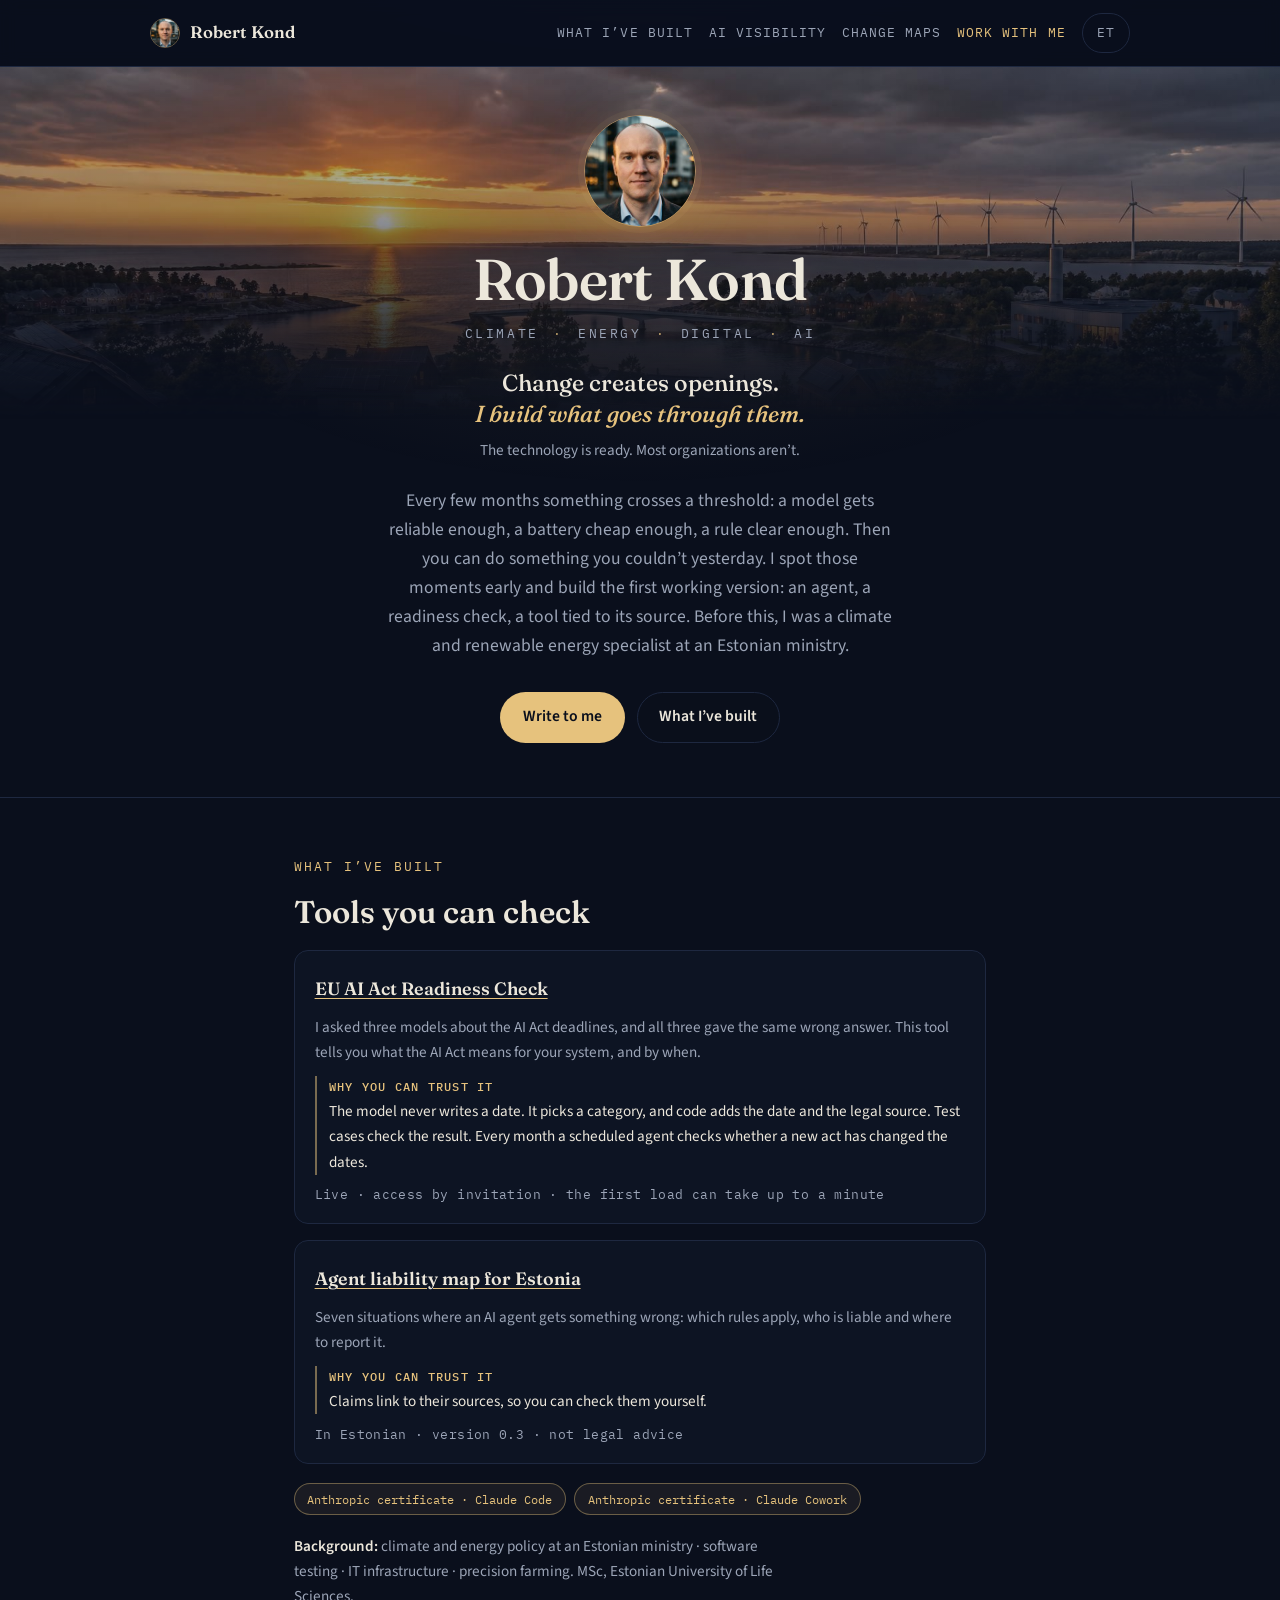
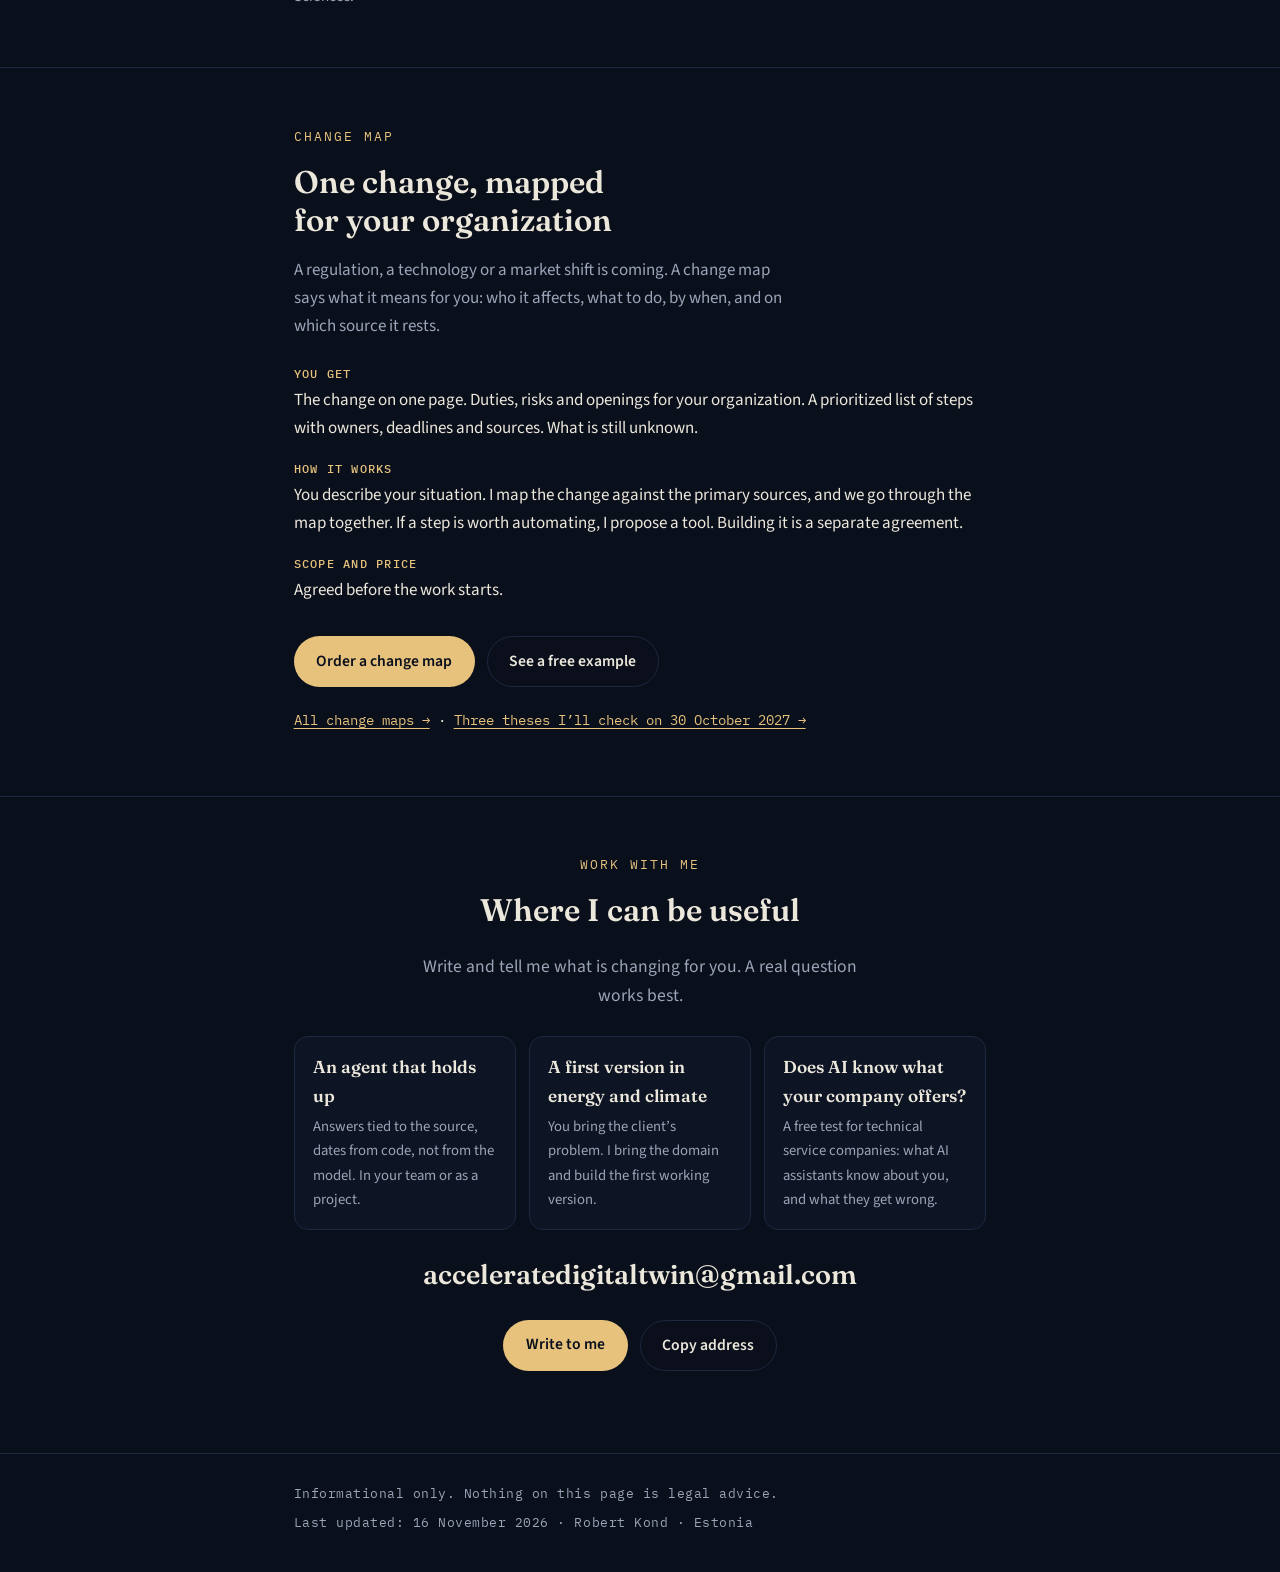
<file: index.html>
<!DOCTYPE html>
<html lang="en">
<head>
<meta charset="utf-8">
<meta name="viewport" content="width=device-width, initial-scale=1, viewport-fit=cover">
<title>Robert Kond</title>
<meta name="description" content="Robert Kond. I spot early when a model, a battery or a rule crosses a threshold, and build the first working version: an agent, a readiness check, a tool tied to its source.">
<meta property="og:title" content="Robert Kond">
<meta property="og:description" content="I spot early when a model, a battery or a rule crosses a threshold, and build the first working version.">
<meta property="og:type" content="website">
<meta property="og:url" content="https://rkcd.github.io/robertkond.github.io/">
<meta property="og:image" content="https://rkcd.github.io/robertkond.github.io/og-image.jpg">
<meta property="og:image:width" content="1200">
<meta property="og:image:height" content="630">
<meta property="og:image:alt" content="Robert Kond">
<meta name="twitter:card" content="summary_large_image">
<meta name="theme-color" content="#0A0F1C">
<link rel="preconnect" href="https://fonts.googleapis.com">
<link rel="preconnect" href="https://fonts.gstatic.com" crossorigin>
<link rel="stylesheet" href="https://fonts.googleapis.com/css2?family=Fraunces:ital,wght@0,600;1,500&family=IBM+Plex+Mono:wght@400;500&family=Source+Sans+3:wght@400;600&display=swap">
<link rel="stylesheet" href="site.css">
</head>
<body>
<div class="stars-static" aria-hidden="true"></div>

<!-- ================= ENGLISH (default) ================= -->
<div class="page" data-lang="en" lang="en">
<a class="skip-link" href="#main-en">Skip to content</a>
<header class="site-head">
  <div class="wrap">
    <a class="site-name" href="#main-en"><img class="head-avatar" src="robert-avatar.jpg" alt="" width="30" height="30">Robert Kond</a>
    <span class="head-right">
      <a class="head-link soft" href="#built-en">What I’ve built</a>
      <a class="head-link soft" href="https://rkcd.github.io/ai-nahtavus/?lang=en">AI visibility</a>
      <a class="head-link soft" href="muutused/?lang=en">Change maps</a>
      <a class="head-link" href="#contact-en">Work with me</a>
      <button class="lang-btn" type="button" data-set="et" aria-label="Vaheta eesti keelde">ET</button>
    </span>
  </div>
</header>

<main id="main-en">
  <section class="hero" aria-labelledby="h1-en">
    <div class="wrap">
      <img class="portrait" src="robert-avatar.jpg" alt="Robert Kond" width="112" height="112">
      <h1 id="h1-en" class="name">Robert Kond</h1>
      <p class="domains"><span>Climate</span><span class="sep">·</span><span>Energy</span><span class="sep">·</span><span>Digital</span><span class="sep">·</span><span>AI</span></p>
      <p class="tagline">Change creates openings.<br><em>I build what goes through them.</em></p>
      <p class="tagline-sub">The technology is ready. Most organizations aren’t.</p>
      <p class="lead">Every few months something crosses a threshold: a model gets reliable enough, a battery cheap enough, a rule clear enough. Then you can do something you couldn’t yesterday. I spot those moments early and build the first working version: an agent, a readiness check, a tool tied to its source. Before this, I was a climate and renewable energy specialist at an Estonian ministry.</p>
      <div class="cta-row">
        <a class="btn btn-gold" href="#contact-en">Write to me</a>
        <a class="btn btn-ghost" href="#built-en">What I’ve built</a>
      </div>
    </div>
  </section>

  <section class="block" id="built-en" aria-labelledby="h-built-en">
    <div class="wrap">
      <p class="kicker">What I’ve built</p>
      <h2 id="h-built-en">Tools you can check</h2>
      <div class="projects">
        <article class="project">
          <h3><a href="https://eu-ai-act-checker.onrender.com">EU AI Act Readiness Check</a></h3>
          <p>I asked three models about the AI Act deadlines, and all three gave the same wrong answer. This tool tells you what the AI Act means for your system, and by when.</p>
          <p class="decision"><b class="label">Why you can trust it</b>The model never writes a date. It picks a category, and code adds the date and the legal source. Test cases check the result. Every month a scheduled agent checks whether a new act has changed the dates.</p>
          <p class="meta">Live · access by invitation · the first load can take up to a minute</p>
        </article>
        <article class="project">
          <h3><a href="https://rkcd.github.io/agentide-vastutus/">Agent liability map for Estonia</a></h3>
          <p>Seven situations where an AI agent gets something wrong: which rules apply, who is liable and where to report it.</p>
          <p class="decision"><b class="label">Why you can trust it</b>Claims link to their sources, so you can check them yourself.</p>
          <p class="meta">In Estonian · version 0.3 · not legal advice</p>
        </article>
      </div>
      <ul class="badges" aria-label="Certificates">
        <li>Anthropic certificate · Claude Code</li>
        <li>Anthropic certificate · Claude Cowork</li>
      </ul>
      <p class="bg-line"><b>Background:</b> climate and energy policy at an Estonian ministry · software testing · IT infrastructure · precision farming. MSc, Estonian University of Life Sciences.</p>
    </div>
  </section>

  <section class="block" id="map-en" aria-labelledby="h-map-en">
    <div class="wrap">
      <p class="kicker">Change map</p>
      <h2 id="h-map-en">One change, mapped for your organization</h2>
      <p class="section-lead">A regulation, a technology or a market shift is coming. A change map says what it means for you: who it affects, what to do, by when, and on which source it rests.</p>
      <dl class="rows">
        <div><dt class="label">You get</dt><dd>The change on one page. Duties, risks and openings for your organization. A prioritized list of steps with owners, deadlines and sources. What is still unknown.</dd></div>
        <div><dt class="label">How it works</dt><dd>You describe your situation. I map the change against the primary sources, and we go through the map together. If a step is worth automating, I propose a tool. Building it is a separate agreement.</dd></div>
        <div><dt class="label">Scope and price</dt><dd>Agreed before the work starts.</dd></div>
      </dl>
      <div class="cta-row left">
        <a class="btn btn-gold" href="mailto:acceleratedigitaltwin@gmail.com?subject=Change%20map">Order a change map</a>
        <a class="btn btn-ghost" href="muutused/tootevastutus-tarkvara.html?lang=en">See a free example</a>
      </div>
      <p class="more"><a href="muutused/?lang=en">All change maps →</a> · <a href="theses.html">Three theses I’ll check on 30 October 2027 →</a></p>
    </div>
  </section>

  <section class="block contact" id="contact-en" aria-labelledby="h-contact-en">
    <div class="wrap">
      <p class="kicker">Work with me</p>
      <h2 id="h-contact-en">Where I can be useful</h2>
      <p class="lead">Write and tell me what is changing for you. A real question works best.</p>
      <div class="doors">
        <a class="door" href="mailto:acceleratedigitaltwin@gmail.com?subject=Agent"><b>An agent that holds up</b><span>Answers tied to the source, dates from code, not from the model. In your team or as a project.</span></a>
        <a class="door" href="mailto:acceleratedigitaltwin@gmail.com?subject=First%20version"><b>A first version in energy and climate</b><span>You bring the client’s problem. I bring the domain and build the first working version.</span></a>
        <a class="door" href="https://rkcd.github.io/ai-nahtavus/?lang=en"><b>Does AI know what your company offers?</b><span>A free test for technical service companies: what AI assistants know about you, and what they get wrong.</span></a>
      </div>
      <p class="email-text">acceleratedigitaltwin@gmail.com</p>
      <div class="cta-row">
        <a class="btn btn-gold" href="mailto:acceleratedigitaltwin@gmail.com">Write to me</a>
        <button class="btn btn-ghost copy-email" type="button">Copy address</button>
      </div>
      <span class="copy-status" role="status" aria-live="polite"></span>
    </div>
  </section>
</main>

<footer class="site-foot">
  <div class="wrap">
    <p>Informational only. Nothing on this page is legal advice.</p>
    <p>Last updated: 16 November 2026 · Robert Kond · Estonia</p>
  </div>
</footer>
</div>

<!-- ================= EESTI ================= -->
<div class="page" data-lang="et" lang="et" hidden>
<a class="skip-link" href="#main-et">Hüppa sisu juurde</a>
<header class="site-head">
  <div class="wrap">
    <a class="site-name" href="#main-et"><img class="head-avatar" src="robert-avatar.jpg" alt="" width="30" height="30">Robert Kond</a>
    <span class="head-right">
      <a class="head-link soft" href="#built-et">Mida olen ehitanud</a>
      <a class="head-link soft" href="https://rkcd.github.io/ai-nahtavus/">AI-nähtavus</a>
      <a class="head-link soft" href="muutused/">Muutusekaardid</a>
      <a class="head-link" href="#contact-et">Koostöö</a>
      <button class="lang-btn" type="button" data-set="en" aria-label="Switch to English">EN</button>
    </span>
  </div>
</header>

<main id="main-et">
  <section class="hero" aria-labelledby="h1-et">
    <div class="wrap">
      <img class="portrait" src="robert-avatar.jpg" alt="Robert Kond" width="112" height="112">
      <h1 id="h1-et" class="name">Robert Kond</h1>
      <p class="domains"><span>Kliima</span><span class="sep">·</span><span>Energia</span><span class="sep">·</span><span>Digi</span><span class="sep">·</span><span>AI</span></p>
      <p class="tagline">Muutus avab uksi.<br><em>Ehitan selle, millega neist läbi minna.</em></p>
      <p class="tagline-sub">Tehnoloogia on valmis. Enamik organisatsioone ei&nbsp;ole.</p>
      <p class="lead">Iga paari kuu tagant ületab miski läve: mudel muutub piisavalt töökindlaks, aku piisavalt odavaks, reegel piisavalt selgeks. Siis saab teha midagi, mida eile ei saanud. Märkan neid hetki varakult ja ehitan esimese töötava versiooni: agendi, valmisoleku kontrolli või allikaga seotud tööriista. Varem töötasin ministeeriumis kliima- ja taastuvenergia spetsialistina.</p>
      <div class="cta-row">
        <a class="btn btn-gold" href="#contact-et">Kirjuta mulle</a>
        <a class="btn btn-ghost" href="#built-et">Mida olen ehitanud</a>
      </div>
    </div>
  </section>

  <section class="block" id="built-et" aria-labelledby="h-built-et">
    <div class="wrap">
      <p class="kicker">Mida olen ehitanud</p>
      <h2 id="h-built-et">Tööriistad, mida saab kontrollida</h2>
      <div class="projects">
        <article class="project">
          <h3><a href="https://eu-ai-act-checker.onrender.com">EU AI Act Readiness Check</a></h3>
          <p>Küsisin kolmelt mudelilt AI Acti tähtaegade kohta ja kõik kolm andsid sama vale vastuse. See tööriist ütleb, mida AI Act sinu süsteemile tähendab ja mis ajaks.</p>
          <p class="decision"><b class="label">Miks seda usaldada</b>Mudel ei kirjuta ühtegi kuupäeva. Ta valib kategooria ning kood lisab kuupäeva ja õigusliku allika. Testjuhtumid kontrollivad tulemust. Iga kuu kontrollib ajastatud agent, kas mõni uus õigusakt on kuupäevi muutnud.</p>
          <p class="meta">Töötab · ligipääs kutse alusel · esimene laadimine võib võtta kuni minuti</p>
        </article>
        <article class="project">
          <h3><a href="https://rkcd.github.io/agentide-vastutus/">Agentide vastutuse kaart Eestis</a></h3>
          <p>Seitse olukorda, kus AI-agent eksib: millised reeglid kehtivad, kes vastutab ja kuhu teatada.</p>
          <p class="decision"><b class="label">Miks seda usaldada</b>Väidete juures on allikalingid, nii et saad need ise üle kontrollida.</p>
          <p class="meta">Versioon 0.3 · ei ole õigusnõu</p>
        </article>
      </div>
      <ul class="badges" aria-label="Sertifikaadid">
        <li>Anthropicu sertifikaat · Claude Code</li>
        <li>Anthropicu sertifikaat · Claude Cowork</li>
      </ul>
      <p class="bg-line"><b>Taust:</b> kliima- ja energiapoliitika Eesti ministeeriumis · tarkvara testimine · IT-taristu · täppispõllumajandus. Magister, Eesti Maaülikool.</p>
    </div>
  </section>

  <section class="block" id="map-et" aria-labelledby="h-map-et">
    <div class="wrap">
      <p class="kicker">Muutusekaart</p>
      <h2 id="h-map-et">Üks muutus, kaardistatud sinu organisatsiooni jaoks</h2>
      <p class="section-lead">Tulemas on uus regulatsioon, tehnoloogia või turumuutus. Muutusekaart ütleb, mida see sulle tähendab: keda see puudutab, mida teha, mis ajaks ja millisele allikale see tugineb.</p>
      <dl class="rows">
        <div><dt class="label">Sa saad</dt><dd>Muutuse ühel lehel. Kohustused, riskid ja võimalused sinu organisatsioonile. Prioriseeritud sammud koos vastutajate, tähtaegade ja allikatega. Selle, mis on veel teadmata.</dd></div>
        <div><dt class="label">Kuidas see käib</dt><dd>Sina kirjeldad olukorda. Mina kaardistan muutuse esmaallikate põhjal ja käime kaardi koos läbi. Kui mõnda sammu tasub automatiseerida, teen ettepaneku. Ehitamine on eraldi kokkulepe.</dd></div>
        <div><dt class="label">Ulatus ja hind</dt><dd>Lepime kokku enne töö algust.</dd></div>
      </dl>
      <div class="cta-row left">
        <a class="btn btn-gold" href="mailto:acceleratedigitaltwin@gmail.com?subject=Muutusekaart">Telli muutusekaart</a>
        <a class="btn btn-ghost" href="muutused/tootevastutus-tarkvara.html">Vaata tasuta näidet</a>
      </div>
      <p class="more"><a href="muutused/">Kõik muutusekaardid →</a> · <a href="theses.html?lang=et">Kolm teesi, mida kontrollin 30. oktoobril 2027 →</a></p>
    </div>
  </section>

  <section class="block contact" id="contact-et" aria-labelledby="h-contact-et">
    <div class="wrap">
      <p class="kicker">Koostöö</p>
      <h2 id="h-contact-et">Kus saan kasulik olla</h2>
      <p class="lead">Kirjuta, mis teil muutub. Kõige paremini töötab päris küsimus.</p>
      <div class="doors">
        <a class="door" href="mailto:acceleratedigitaltwin@gmail.com?subject=Agent"><b>Agent, mis peab vastu</b><span>Vastused on seotud allikaga, kuupäevad tulevad koodist, mitte mudelist. Sinu meeskonnas või projektina.</span></a>
        <a class="door" href="mailto:acceleratedigitaltwin@gmail.com?subject=Esimene%20versioon"><b>Esimene versioon energias ja kliimas</b><span>Sina tood kliendi probleemi. Mina toon valdkonna ja ehitan esimese töötava versiooni.</span></a>
        <a class="door" href="https://rkcd.github.io/ai-nahtavus/"><b>Kas AI teab, mida sinu ettevõte pakub?</b><span>Tasuta test tehniliste teenuste ettevõtetele: mida AI-assistendid sinust teavad ja mida valesti.</span></a>
      </div>
      <p class="email-text">acceleratedigitaltwin@gmail.com</p>
      <div class="cta-row">
        <a class="btn btn-gold" href="mailto:acceleratedigitaltwin@gmail.com">Kirjuta mulle</a>
        <button class="btn btn-ghost copy-email" type="button">Kopeeri aadress</button>
      </div>
      <span class="copy-status" role="status" aria-live="polite"></span>
    </div>
  </section>
</main>

<footer class="site-foot">
  <div class="wrap">
    <p>Ainult informatiivne. Miski sellel lehel ei ole õigusnõustamine.</p>
    <p>Viimati uuendatud: 16. november 2026 · Robert Kond · Eesti</p>
  </div>
</footer>
</div>

<script src="site.js"></script>
</body>
</html>
</file>
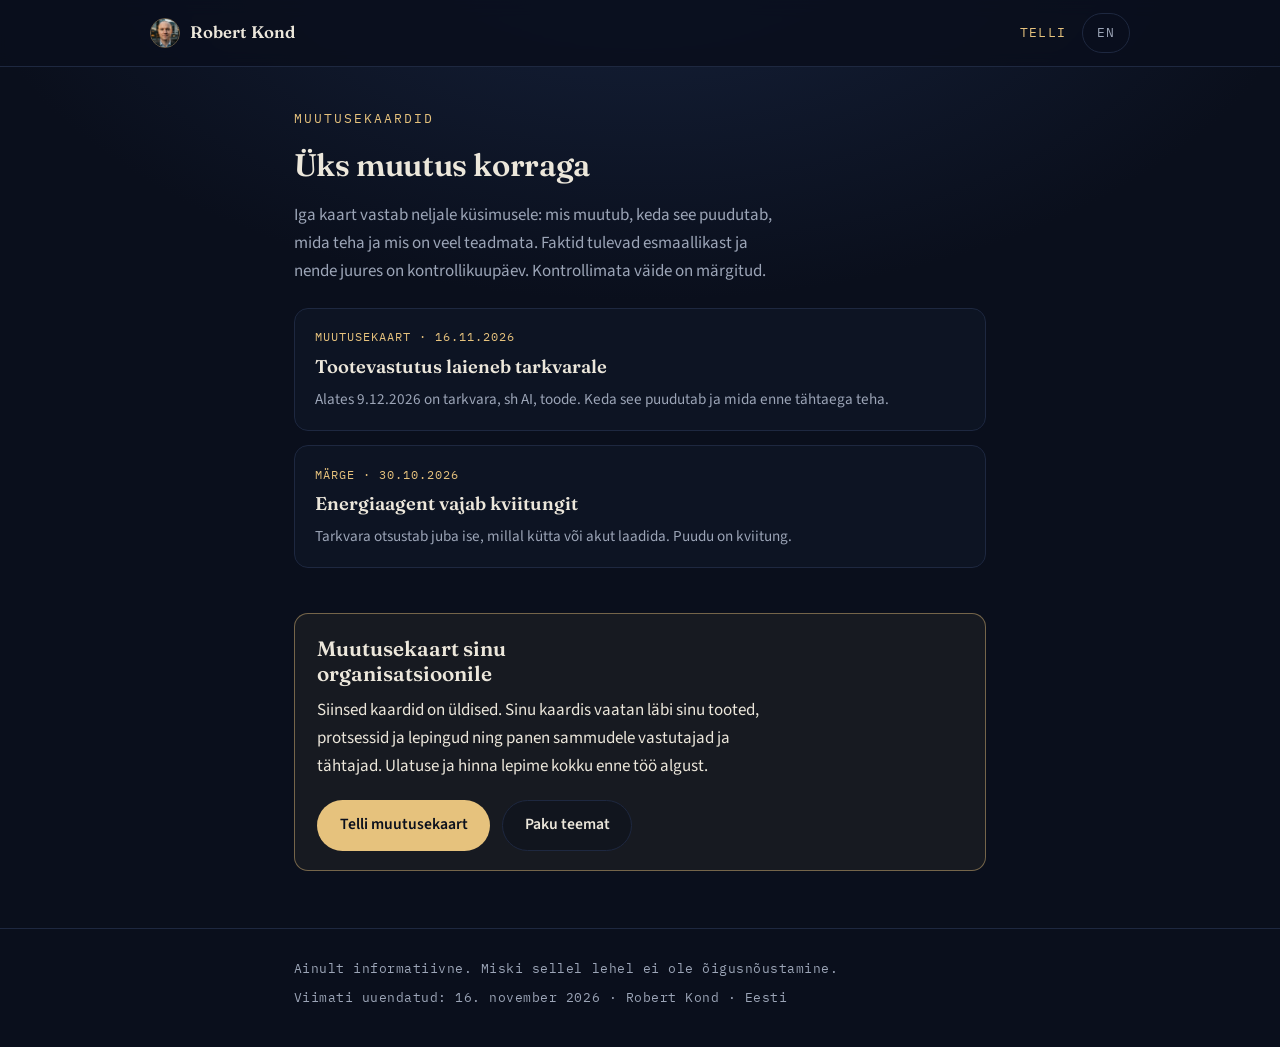
<file: muutused/index.html>
<!DOCTYPE html>
<html lang="et" data-default-lang="et">
<head>
<meta charset="utf-8">
<meta name="viewport" content="width=device-width, initial-scale=1, viewport-fit=cover">
<title>Muutusekaardid · Robert Kond</title>
<meta name="description" content="Muutusekaardid: üks muutus korraga. Mis muutub, keda see puudutab, mida teha ja mis on veel teadmata, koos allikate ja kontrollikuupäevadega.">
<meta property="og:title" content="Muutusekaardid · Robert Kond">
<meta property="og:description" content="Üks muutus korraga: mis muutub, keda see puudutab, mida teha ja mis on veel teadmata.">
<meta property="og:type" content="website">
<meta property="og:url" content="https://rkcd.github.io/robertkond.github.io/muutused/">
<meta property="og:image" content="https://rkcd.github.io/robertkond.github.io/og-image.jpg">
<meta name="theme-color" content="#0A0F1C">
<link rel="preconnect" href="https://fonts.googleapis.com">
<link rel="preconnect" href="https://fonts.gstatic.com" crossorigin>
<link rel="stylesheet" href="https://fonts.googleapis.com/css2?family=Fraunces:ital,wght@0,600;1,500&family=IBM+Plex+Mono:wght@400;500&family=Source+Sans+3:wght@400;600&display=swap">
<link rel="stylesheet" href="../site.css">
</head>
<body>
<div class="stars-static" aria-hidden="true"></div>

<!-- ================= EESTI (vaikimisi) ================= -->
<div class="page" data-lang="et" lang="et">
<a class="skip-link" href="#main-et">Hüppa sisu juurde</a>
<header class="site-head">
  <div class="wrap">
    <a class="site-name" href="../?lang=et"><img class="head-avatar" src="../robert-avatar.jpg" alt="" width="30" height="30">Robert Kond</a>
    <span class="head-right">
      <a class="head-link" href="#order-et">Telli</a>
      <button class="lang-btn" type="button" data-set="en" aria-label="Switch to English">EN</button>
    </span>
  </div>
</header>
<main id="main-et">
  <section class="block top" aria-labelledby="h-list-et">
    <div class="wrap">
      <p class="kicker">Muutusekaardid</p>
      <h1 id="h-list-et" class="h2">Üks muutus korraga</h1>
      <p class="section-lead">Iga kaart vastab neljale küsimusele: mis muutub, keda see puudutab, mida teha ja mis on veel teadmata. Faktid tulevad esmaallikast ja nende juures on kontrollikuupäev. Kontrollimata väide on märgitud.</p>
      <ul class="post-list">
        <li>
          <a class="post-card" href="tootevastutus-tarkvara.html">
            <span class="post-meta">Muutusekaart · 16.11.2026</span>
            <b>Tootevastutus laieneb tarkvarale</b>
            <span>Alates 9.12.2026 on tarkvara, sh AI, toode. Keda see puudutab ja mida enne tähtaega teha.</span>
          </a>
        </li>
        <li>
          <a class="post-card" href="energiaagendi-kviitung.html">
            <span class="post-meta">Märge · 30.10.2026</span>
            <b>Energiaagent vajab kviitungit</b>
            <span>Tarkvara otsustab juba ise, millal kütta või akut laadida. Puudu on kviitung.</span>
          </a>
        </li>
      </ul>
      <section class="order" id="order-et" aria-labelledby="h-order-et">
        <h2 id="h-order-et">Muutusekaart sinu organisatsioonile</h2>
        <p>Siinsed kaardid on üldised. Sinu kaardis vaatan läbi sinu tooted, protsessid ja lepingud ning panen sammudele vastutajad ja tähtajad. Ulatuse ja hinna lepime kokku enne töö algust.</p>
        <div class="cta-row left">
          <a class="btn btn-gold" href="mailto:acceleratedigitaltwin@gmail.com?subject=Muutusekaart" data-track="order-map">Telli muutusekaart</a>
          <a class="btn btn-ghost" href="mailto:acceleratedigitaltwin@gmail.com?subject=Muutusekaardi%20teema">Paku teemat</a>
        </div>
      </section>
    </div>
  </section>
</main>
<footer class="site-foot">
  <div class="wrap">
    <p>Ainult informatiivne. Miski sellel lehel ei ole õigusnõustamine.</p>
    <p>Viimati uuendatud: 16. november 2026 · Robert Kond · Eesti</p>
  </div>
</footer>
</div>

<!-- ================= ENGLISH ================= -->
<div class="page" data-lang="en" lang="en" hidden>
<a class="skip-link" href="#main-en">Skip to content</a>
<header class="site-head">
  <div class="wrap">
    <a class="site-name" href="../"><img class="head-avatar" src="../robert-avatar.jpg" alt="" width="30" height="30">Robert Kond</a>
    <span class="head-right">
      <a class="head-link" href="#order-en">Order</a>
      <button class="lang-btn" type="button" data-set="et" aria-label="Vaheta eesti keelde">ET</button>
    </span>
  </div>
</header>
<main id="main-en">
  <section class="block top" aria-labelledby="h-list-en">
    <div class="wrap">
      <p class="kicker">Change maps</p>
      <h1 id="h-list-en" class="h2">One change at a time</h1>
      <p class="section-lead">Each map answers four questions: what changes, who it affects, what to do and what is still unknown. Facts come from the primary source and carry a check date. Unchecked claims are marked.</p>
      <ul class="post-list">
        <li>
          <a class="post-card" href="tootevastutus-tarkvara.html?lang=en">
            <span class="post-meta">Change map · 16 Nov 2026</span>
            <b>Product liability now covers software</b>
            <span>From 9 Dec 2026, software, including AI, is a product. Who it affects and what to do before the date.</span>
          </a>
        </li>
        <li>
          <a class="post-card" href="energiaagendi-kviitung.html?lang=en">
            <span class="post-meta">Note · 30 Oct 2026</span>
            <b>Energy agents need a receipt</b>
            <span>Software already decides when to heat or charge a battery. What is missing is a receipt.</span>
          </a>
        </li>
      </ul>
      <section class="order" id="order-en" aria-labelledby="h-order-en">
        <h2 id="h-order-en">A change map for your organization</h2>
        <p>The maps here are general. In yours I go through your products, processes and contracts, and give each step an owner and a deadline. Scope and price are agreed before the work starts.</p>
        <div class="cta-row left">
          <a class="btn btn-gold" href="mailto:acceleratedigitaltwin@gmail.com?subject=Change%20map" data-track="order-map">Order a change map</a>
          <a class="btn btn-ghost" href="mailto:acceleratedigitaltwin@gmail.com?subject=Change%20map%20topic">Suggest a topic</a>
        </div>
      </section>
    </div>
  </section>
</main>
<footer class="site-foot">
  <div class="wrap">
    <p>Informational only. Nothing on this page is legal advice.</p>
    <p>Last updated: 16 November 2026 · Robert Kond · Estonia</p>
  </div>
</footer>
</div>

<script src="../site.js"></script>
</body>
</html>
</file>
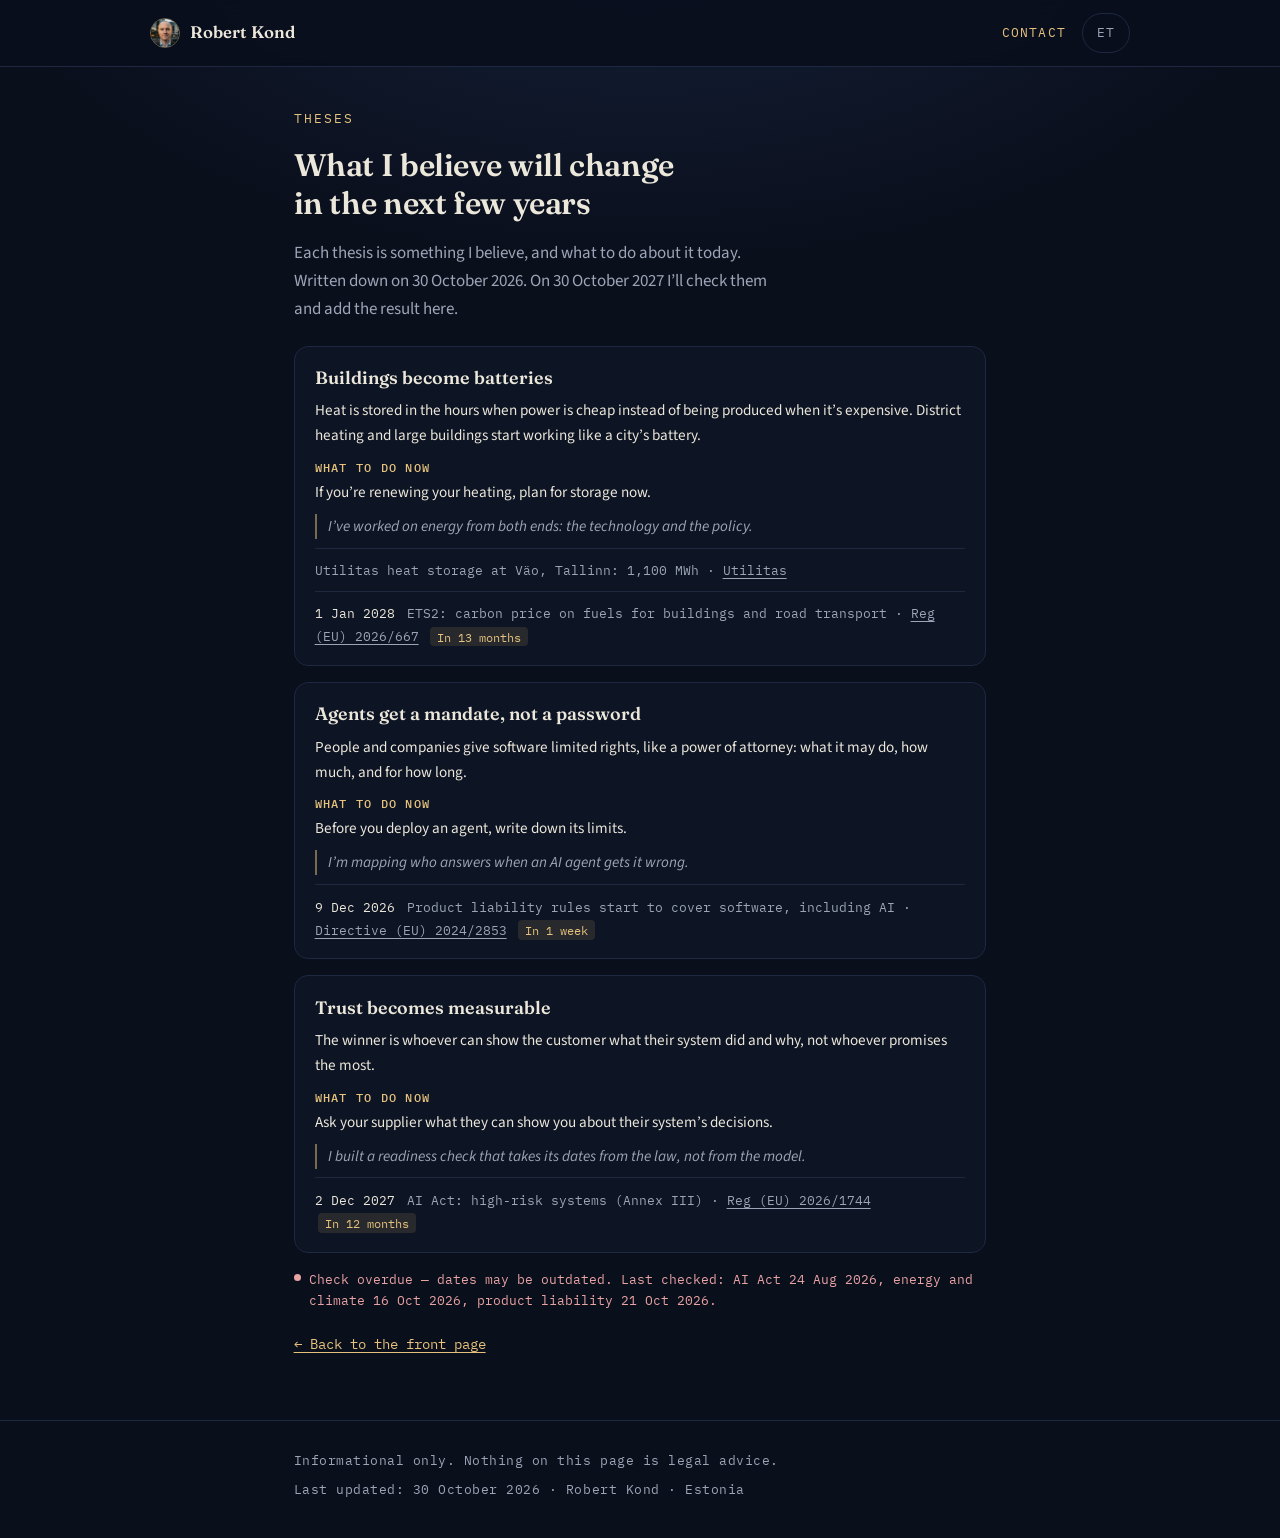
<file: theses.html>
<!DOCTYPE html>
<html lang="en">
<head>
<meta charset="utf-8">
<meta name="viewport" content="width=device-width, initial-scale=1, viewport-fit=cover">
<title>Theses · Robert Kond</title>
<meta name="description" content="Three theses Robert Kond wrote down on 30 October 2026 and will check on 30 October 2027.">
<meta property="og:title" content="Theses · Robert Kond">
<meta property="og:description" content="Three theses written down on 30 October 2026, to be checked on 30 October 2027.">
<meta property="og:type" content="article">
<meta property="og:url" content="https://rkcd.github.io/robertkond.github.io/theses.html">
<meta property="og:image" content="https://rkcd.github.io/robertkond.github.io/og-image.jpg">
<meta name="theme-color" content="#0A0F1C">
<link rel="preconnect" href="https://fonts.googleapis.com">
<link rel="preconnect" href="https://fonts.gstatic.com" crossorigin>
<link rel="stylesheet" href="https://fonts.googleapis.com/css2?family=Fraunces:ital,wght@0,600;1,500&family=IBM+Plex+Mono:wght@400;500&family=Source+Sans+3:wght@400;600&display=swap">
<link rel="stylesheet" href="site.css">
</head>
<body>
<div class="stars-static" aria-hidden="true"></div>

<!-- ================= ENGLISH (default) ================= -->
<div class="page" data-lang="en" lang="en">
<a class="skip-link" href="#main-en">Skip to content</a>
<header class="site-head">
  <div class="wrap">
    <a class="site-name" href="./"><img class="head-avatar" src="robert-avatar.jpg" alt="" width="30" height="30">Robert Kond</a>
    <span class="head-right">
      <a class="head-link" href="./#contact-en">Contact</a>
      <button class="lang-btn" type="button" data-set="et" aria-label="Vaheta eesti keelde">ET</button>
    </span>
  </div>
</header>

<main id="main-en">
  <section class="block top" id="theses-en" aria-labelledby="h-theses-en">
    <div class="wrap">
      <p class="kicker">Theses</p>
      <h1 id="h-theses-en" class="h2">What I believe will change in the next few years</h1>
      <p class="section-lead">Each thesis is something I believe, and what to do about it today. Written down on 30 October 2026. On 30 October 2027 I’ll check them and add the result here.</p>
      <ul class="openings">
        <li class="opening">
          <h2>Buildings become batteries</h2>
          <p>Heat is stored in the hours when power is cheap instead of being produced when it’s expensive. District heating and large buildings start working like a city’s battery.</p>
          <p class="op-now"><b class="label">What to do now</b>If you’re renewing your heating, plan for storage now.</p>
          <p class="op-me">I’ve worked on energy from both ends: the technology and the policy.</p>
          <p class="op-when">Utilitas heat storage at Väo, Tallinn: 1,100&nbsp;MWh · <a href="https://utilitas.ee/en/utilitas-is-building-estonias-largest-heat-storage-facility/">Utilitas</a></p>
          <p class="op-when" data-date="2028-01-01"><span class="op-date">1 Jan 2028</span> ETS2: carbon price on fuels for buildings and road transport · <a href="https://eur-lex.europa.eu/eli/reg/2026/667/oj">Reg (EU) 2026/667</a> <span class="status"></span></p>
        </li>
        <li class="opening">
          <h2>Agents get a mandate, not a password</h2>
          <p>People and companies give software limited rights, like a power of attorney: what it may do, how much, and for how long.</p>
          <p class="op-now"><b class="label">What to do now</b>Before you deploy an agent, write down its limits.</p>
          <p class="op-me">I’m mapping who answers when an AI agent gets it wrong.</p>
          <p class="op-when" data-date="2026-12-09"><span class="op-date">9 Dec 2026</span> Product liability rules start to cover software, including AI · <a href="https://eur-lex.europa.eu/eli/dir/2024/2853/oj">Directive (EU) 2024/2853</a> <span class="status"></span></p>
        </li>
        <li class="opening">
          <h2>Trust becomes measurable</h2>
          <p>The winner is whoever can show the customer what their system did and why, not whoever promises the most.</p>
          <p class="op-now"><b class="label">What to do now</b>Ask your supplier what they can show you about their system’s decisions.</p>
          <p class="op-me">I built a readiness check that takes its dates from the law, not from the model.</p>
          <p class="op-when" data-date="2027-12-02"><span class="op-date">2 Dec 2027</span> AI Act: high-risk systems (Annex III) · <a href="https://eur-lex.europa.eu/eli/reg/2026/1744/oj">Reg (EU) 2026/1744</a> <span class="status"></span></p>
        </li>
      </ul>
      <p class="freshness" data-fresh></p>
      <p class="more"><a href="./">← Back to the front page</a></p>
    </div>
  </section>
</main>

<footer class="site-foot">
  <div class="wrap">
    <p>Informational only. Nothing on this page is legal advice.</p>
    <p>Last updated: 30 October 2026 · Robert Kond · Estonia</p>
  </div>
</footer>
</div>

<!-- ================= EESTI ================= -->
<div class="page" data-lang="et" lang="et" hidden>
<a class="skip-link" href="#main-et">Hüppa sisu juurde</a>
<header class="site-head">
  <div class="wrap">
    <a class="site-name" href="./?lang=et"><img class="head-avatar" src="robert-avatar.jpg" alt="" width="30" height="30">Robert Kond</a>
    <span class="head-right">
      <a class="head-link" href="./?lang=et#contact-et">Kontakt</a>
      <button class="lang-btn" type="button" data-set="en" aria-label="Switch to English">EN</button>
    </span>
  </div>
</header>

<main id="main-et">
  <section class="block top" id="theses-et" aria-labelledby="h-theses-et">
    <div class="wrap">
      <p class="kicker">Teesid</p>
      <h1 id="h-theses-et" class="h2">Mida ma usun, et järgmistel aastatel muutub</h1>
      <p class="section-lead">Iga tees on see, mida ma usun, ja mida sellega täna teha. Kirja pandud 30. oktoobril 2026. 30. oktoobril 2027 kontrollin need üle ja lisan tulemuse siia.</p>
      <ul class="openings">
        <li class="opening">
          <h2>Hooned muutuvad akudeks</h2>
          <p>Soojus salvestatakse odava elektri tundidel, selle asemel et toota seda kallitel. Kaugküte ja suured hooned hakkavad töötama nagu linna aku.</p>
          <p class="op-now"><b class="label">Mida teha nüüd</b>Kui uuendad kütet, planeeri salvesti kohe.</p>
          <p class="op-me">Olen energiaga tegelenud mõlemast otsast: tehnika ja poliitika poolelt.</p>
          <p class="op-when">Utilitase soojussalvesti Väos, Tallinnas: 1 100&nbsp;MWh · <a href="https://utilitas.ee/en/utilitas-is-building-estonias-largest-heat-storage-facility/">Utilitas</a></p>
          <p class="op-when" data-date="2028-01-01"><span class="op-date">1. jaan 2028</span> ETS2: hoonete ja maanteetranspordi kütuste süsinikuhind · <a href="https://eur-lex.europa.eu/eli/reg/2026/667/oj">määrus (EL) 2026/667</a> <span class="status"></span></p>
        </li>
        <li class="opening">
          <h2>Agent saab volituse, mitte parooli</h2>
          <p>Inimesed ja firmad annavad tarkvarale piiratud õigused, nagu volikirja: mida tohib, kui palju ja kui kaua.</p>
          <p class="op-now"><b class="label">Mida teha nüüd</b>Enne agendi kasutuselevõttu pane kirja tema piirid.</p>
          <p class="op-me">Kaardistan, kes vastutab, kui AI-agent eksib.</p>
          <p class="op-when" data-date="2026-12-09"><span class="op-date">9. dets 2026</span> Tootevastutus hakkab katma ka tarkvara, sh AI-d · <a href="https://eur-lex.europa.eu/eli/dir/2024/2853/oj">direktiiv (EL) 2024/2853</a> <span class="status"></span></p>
        </li>
        <li class="opening">
          <h2>Usaldus muutub mõõdetavaks</h2>
          <p>Võidab see, kes suudab kliendile näidata, mida tema süsteem tegi ja miks, mitte see, kes lubab kõige rohkem.</p>
          <p class="op-now"><b class="label">Mida teha nüüd</b>Küsi tarnijalt, mida ta sulle oma süsteemi otsuste kohta näitab.</p>
          <p class="op-me">Ehitasin valmisoleku kontrolli, mis võtab kuupäevad seadusest, mitte mudelist.</p>
          <p class="op-when" data-date="2027-12-02"><span class="op-date">2. dets 2027</span> AI Act: suure riskiga süsteemid (III lisa) · <a href="https://eur-lex.europa.eu/eli/reg/2026/1744/oj">määrus (EL) 2026/1744</a> <span class="status"></span></p>
        </li>
      </ul>
      <p class="freshness" data-fresh></p>
      <p class="more"><a href="./?lang=et">← Tagasi esilehele</a></p>
    </div>
  </section>
</main>

<footer class="site-foot">
  <div class="wrap">
    <p>Ainult informatiivne. Miski sellel lehel ei ole õigusnõustamine.</p>
    <p>Viimati uuendatud: 30. oktoober 2026 · Robert Kond · Eesti</p>
  </div>
</footer>
</div>

<script src="site.js"></script>
</body>
</html>
</file>
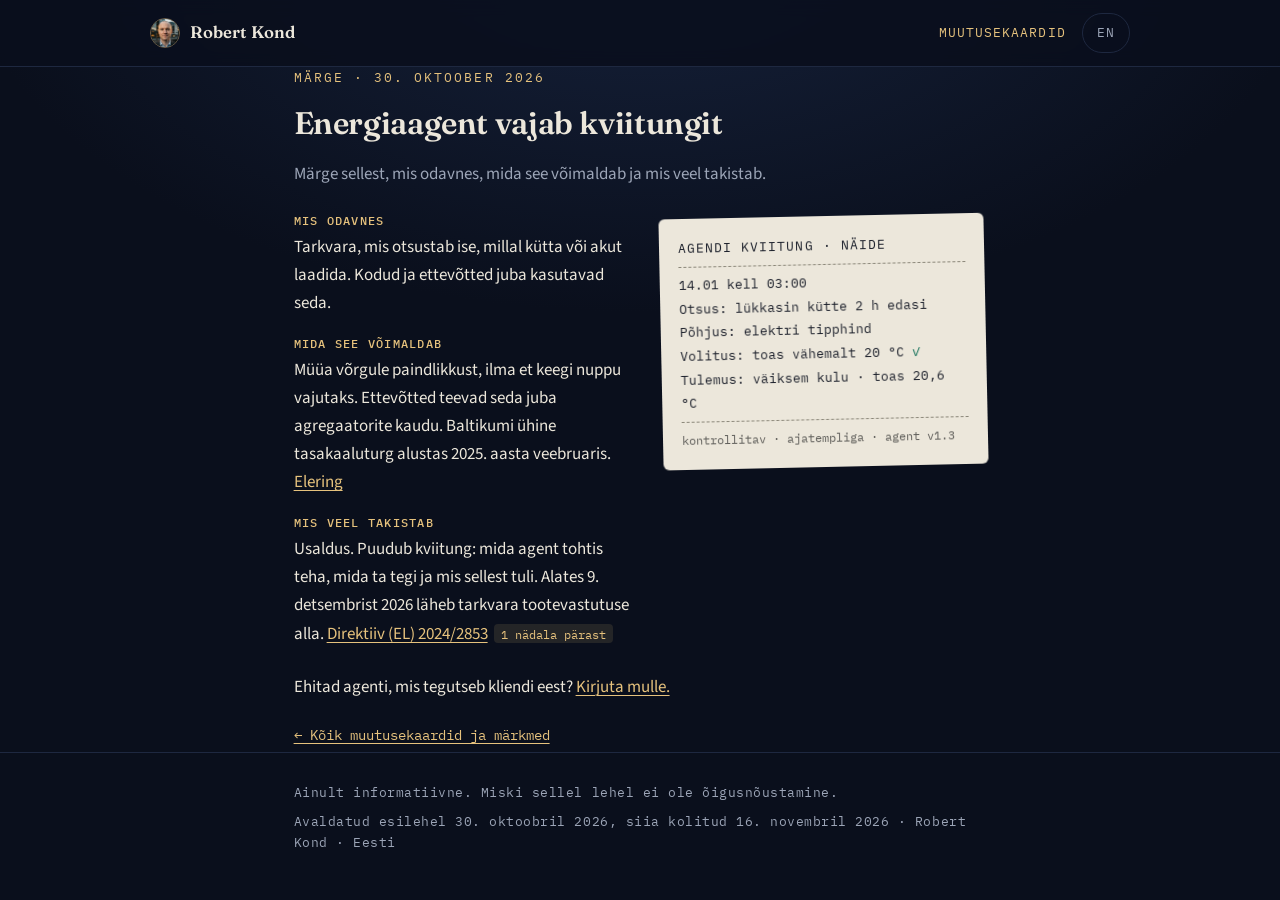
<file: muutused/energiaagendi-kviitung.html>
<!DOCTYPE html>
<html lang="et" data-default-lang="et">
<head>
<meta charset="utf-8">
<meta name="viewport" content="width=device-width, initial-scale=1, viewport-fit=cover">
<title>Energiaagent vajab kviitungit · Märge · Robert Kond</title>
<meta name="description" content="Märge 30.10.2026: tarkvara, mis otsustab ise, millal kütta või akut laadida, on kasutusel. Puudu on kviitung: mida agent tohtis teha, mida ta tegi ja mis sellest tuli.">
<meta property="og:title" content="Energiaagent vajab kviitungit">
<meta property="og:type" content="article">
<meta property="og:url" content="https://rkcd.github.io/robertkond.github.io/muutused/energiaagendi-kviitung.html">
<meta property="og:image" content="https://rkcd.github.io/robertkond.github.io/og-image.jpg">
<meta name="theme-color" content="#0A0F1C">
<link rel="preconnect" href="https://fonts.googleapis.com">
<link rel="preconnect" href="https://fonts.gstatic.com" crossorigin>
<link rel="stylesheet" href="https://fonts.googleapis.com/css2?family=Fraunces:ital,wght@0,600;1,500&family=IBM+Plex+Mono:wght@400;500&family=Source+Sans+3:wght@400;600&display=swap">
<link rel="stylesheet" href="../site.css">
</head>
<body>
<div class="stars-static" aria-hidden="true"></div>

<!-- ================= EESTI (vaikimisi) ================= -->
<div class="page" data-lang="et" lang="et">
<a class="skip-link" href="#main-et">Hüppa sisu juurde</a>
<header class="site-head">
  <div class="wrap">
    <a class="site-name" href="../?lang=et"><img class="head-avatar" src="../robert-avatar.jpg" alt="" width="30" height="30">Robert Kond</a>
    <span class="head-right">
      <a class="head-link" href="./">Muutusekaardid</a>
      <button class="lang-btn" type="button" data-set="en" aria-label="Switch to English">EN</button>
    </span>
  </div>
</header>
<main id="main-et">
  <article class="block top post" aria-labelledby="h-post-et">
    <div class="wrap">
      <p class="kicker">Märge · 30. oktoober 2026</p>
      <h1 id="h-post-et" class="h2">Energiaagent vajab kviitungit</h1>
      <p class="section-lead">Märge sellest, mis odavnes, mida see võimaldab ja mis veel takistab.</p>
      <div class="sig-grid">
        <dl class="rows">
          <div><dt class="label">Mis odavnes</dt><dd>Tarkvara, mis otsustab ise, millal kütta või akut laadida. Kodud ja ettevõtted juba kasutavad seda.</dd></div>
          <div><dt class="label">Mida see võimaldab</dt><dd>Müüa võrgule paindlikkust, ilma et keegi nuppu vajutaks. Ettevõtted teevad seda juba agregaatorite kaudu. Baltikumi ühine tasakaaluturg alustas 2025. aasta veebruaris. <a href="https://elering.ee/en/node/3821">Elering</a></dd></div>
          <div data-date="2026-12-09"><dt class="label">Mis veel takistab</dt><dd>Usaldus. Puudub kviitung: mida agent tohtis teha, mida ta tegi ja mis sellest tuli. Alates 9. detsembrist 2026 läheb tarkvara tootevastutuse alla. <a href="https://eur-lex.europa.eu/eli/dir/2024/2853/oj">Direktiiv (EL) 2024/2853</a> <span class="status"></span></dd></div>
        </dl>
        <div class="receipt" role="img" aria-label="Agendi kviitung · näide">
          <div class="rc-h">Agendi kviitung · näide</div>
          <div>14.01 kell 03:00</div>
          <div>Otsus: lükkasin kütte 2 h edasi</div>
          <div>Põhjus: elektri tipphind</div>
          <div>Volitus: toas vähemalt 20 °C <span class="rc-ok">✓</span></div>
          <div>Tulemus: väiksem kulu · toas 20,6 °C</div>
          <div class="rc-f">kontrollitav · ajatempliga · agent v1.3</div>
        </div>
      </div>
      
      <p class="sig-who">Ehitad agenti, mis tegutseb kliendi eest? <a href="mailto:acceleratedigitaltwin@gmail.com?subject=Energiaagent">Kirjuta mulle.</a></p>
      <p class="more"><a href="./">← Kõik muutusekaardid ja märkmed</a></p>
    </div>
  </article>
</main>
<footer class="site-foot">
  <div class="wrap">
    <p>Ainult informatiivne. Miski sellel lehel ei ole õigusnõustamine.</p>
    <p>Avaldatud esilehel 30. oktoobril 2026, siia kolitud 16. novembril 2026 · Robert Kond · Eesti</p>
  </div>
</footer>
</div>

<!-- ================= ENGLISH ================= -->
<div class="page" data-lang="en" lang="en" hidden>
<a class="skip-link" href="#main-en">Skip to content</a>
<header class="site-head">
  <div class="wrap">
    <a class="site-name" href="../"><img class="head-avatar" src="../robert-avatar.jpg" alt="" width="30" height="30">Robert Kond</a>
    <span class="head-right">
      <a class="head-link" href="./?lang=en">Change maps</a>
      <button class="lang-btn" type="button" data-set="et" aria-label="Vaheta eesti keelde">ET</button>
    </span>
  </div>
</header>
<main id="main-en">
  <article class="block top post" aria-labelledby="h-post-en">
    <div class="wrap">
      <p class="kicker">Note · 30 October 2026</p>
      <h1 id="h-post-en" class="h2">Energy agents need a receipt</h1>
      <p class="section-lead">A note on what got cheaper, what it makes possible and what still holds it back.</p>
      <div class="sig-grid">
        <dl class="rows">
          <div><dt class="label">What got cheaper</dt><dd>Software that decides on its own when to heat or charge a battery. Homes and companies already use it.</dd></div>
          <div><dt class="label">What it makes possible</dt><dd>Selling flexibility to the grid without anyone pressing a button. Companies already do it through aggregators. The joint Baltic balancing market started in February 2025. <a href="https://elering.ee/en/node/3821">Elering</a></dd></div>
          <div data-date="2026-12-09"><dt class="label">What still holds it back</dt><dd>Trust. There is no receipt: what the agent was allowed to do, what it did and what came of it. From 9 December 2026, software comes under product liability. <a href="https://eur-lex.europa.eu/eli/dir/2024/2853/oj">Directive (EU) 2024/2853</a> <span class="status"></span></dd></div>
        </dl>
        <div class="receipt" role="img" aria-label="Agent receipt · example">
          <div class="rc-h">Agent receipt · example</div>
          <div>14 Jan, 03:00</div>
          <div>Decision: held heating back for 2 h</div>
          <div>Reason: peak electricity price</div>
          <div>Mandate: at least 20 °C indoors <span class="rc-ok">✓</span></div>
          <div>Result: lower cost · 20.6 °C indoors</div>
          <div class="rc-f">verifiable · timestamped · agent v1.3</div>
        </div>
      </div>
      
      <p class="sig-who">Building an agent that acts for a customer? <a href="mailto:acceleratedigitaltwin@gmail.com?subject=Energy%20agent">Write to me.</a></p>
      <p class="more"><a href="./?lang=en">← All change maps and notes</a></p>
    </div>
  </article>
</main>
<footer class="site-foot">
  <div class="wrap">
    <p>Informational only. Nothing on this page is legal advice.</p>
    <p>First published on the front page on 30 October 2026, moved here on 16 November 2026 · Robert Kond · Estonia</p>
  </div>
</footer>
</div>

<script src="../site.js"></script>
</body>
</html>
</file>
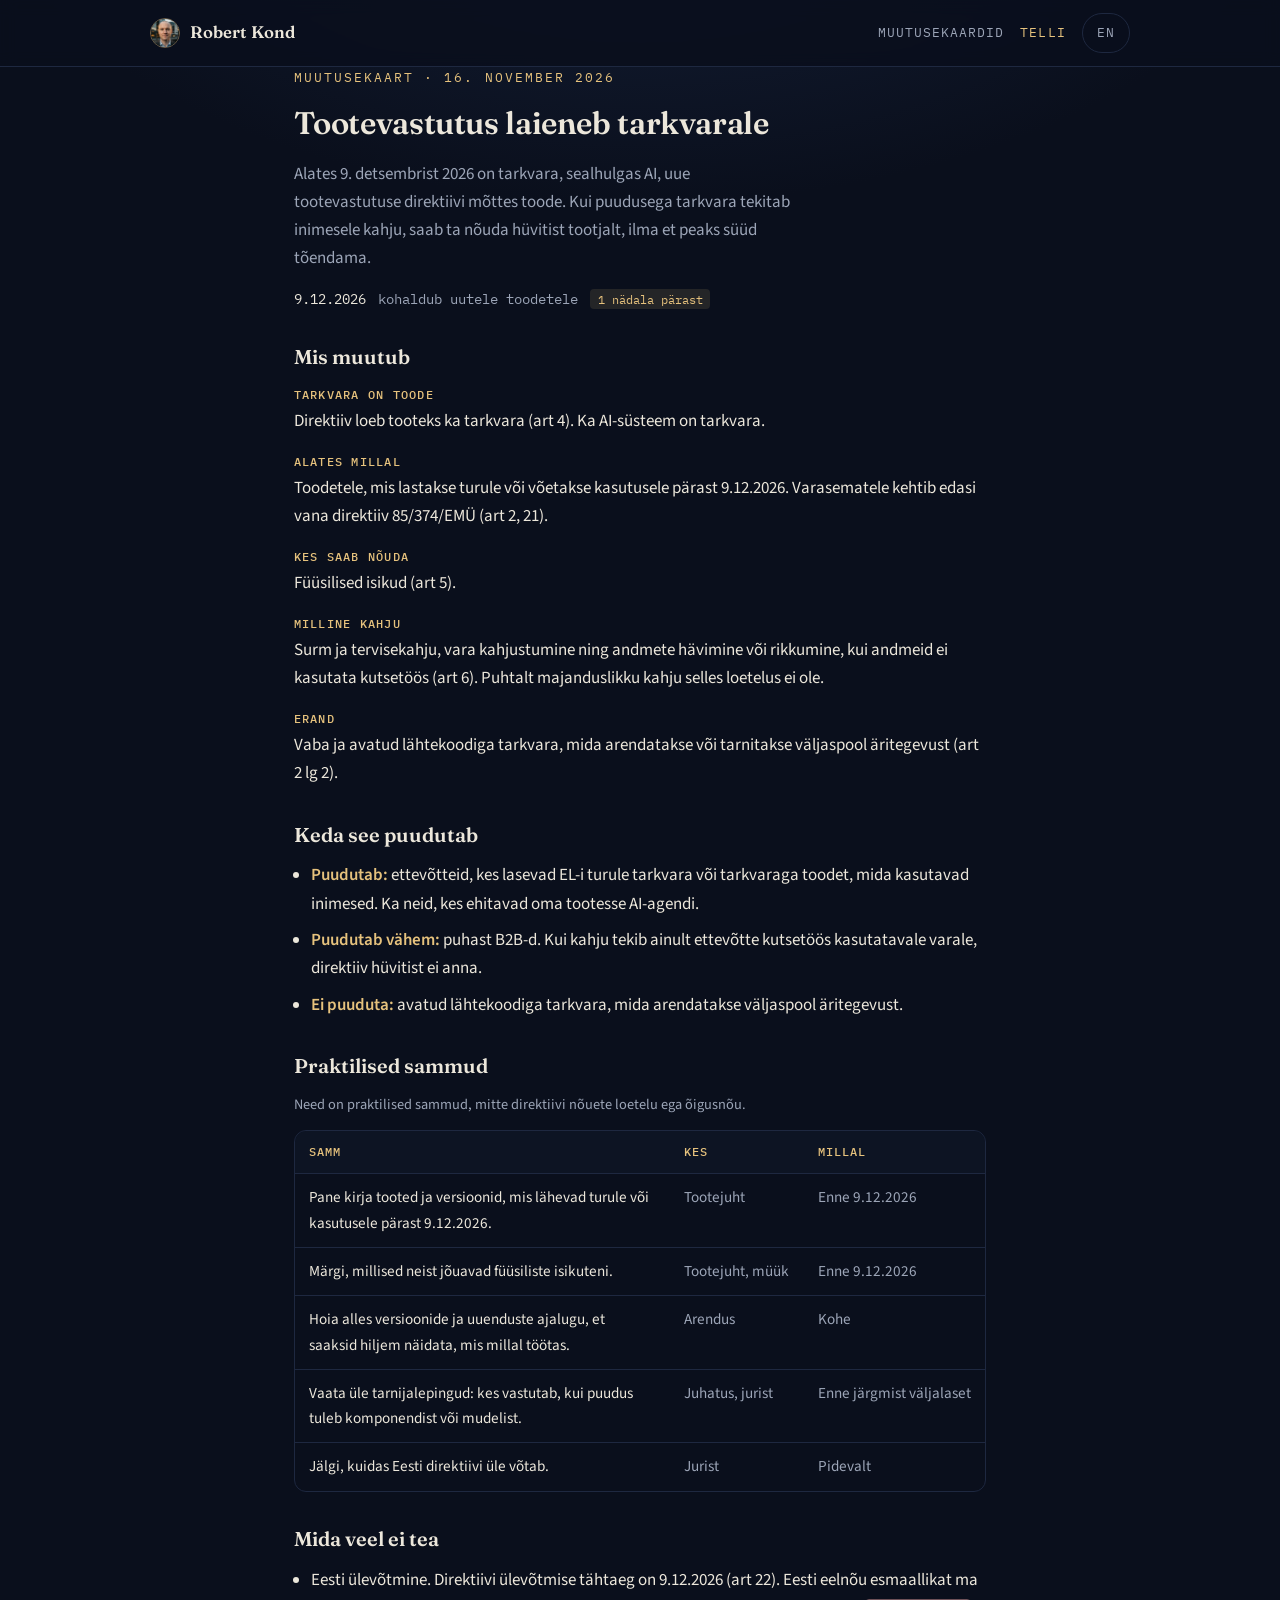
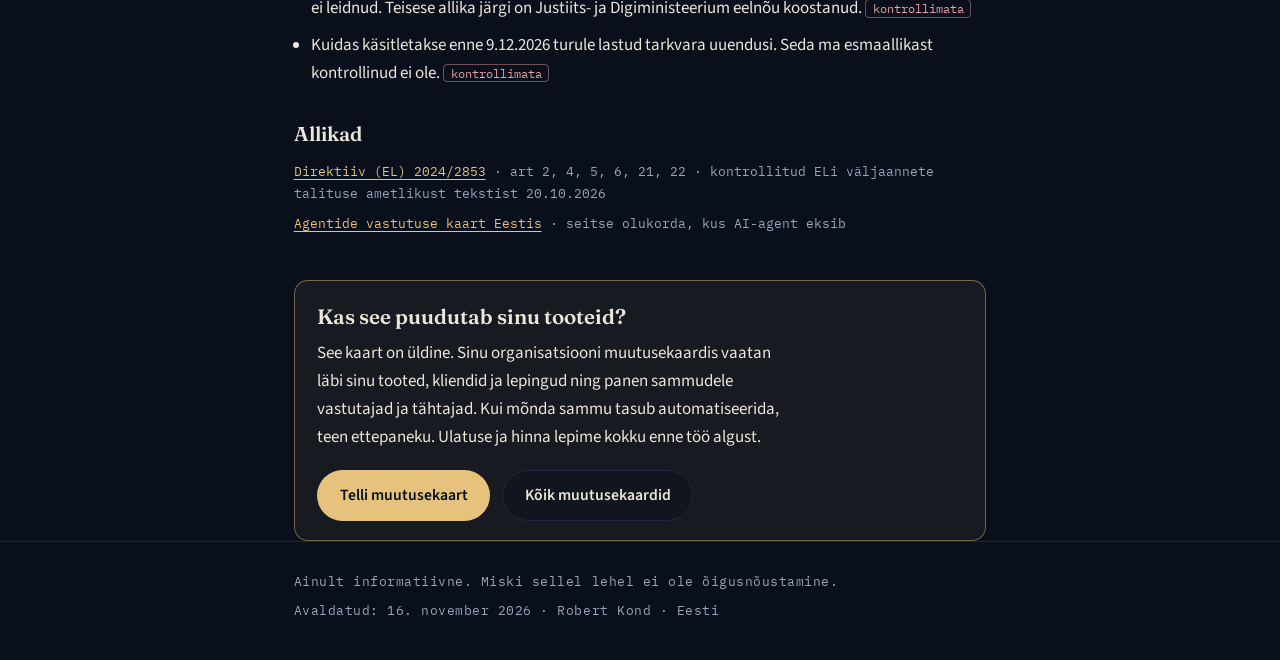
<file: muutused/tootevastutus-tarkvara.html>
<!DOCTYPE html>
<html lang="et" data-default-lang="et">
<head>
<meta charset="utf-8">
<meta name="viewport" content="width=device-width, initial-scale=1, viewport-fit=cover">
<title>Tootevastutus laieneb tarkvarale · Muutusekaart · Robert Kond</title>
<meta name="description" content="Muutusekaart: alates 9.12.2026 on tarkvara, sh AI, tootevastutuse direktiivi (EL) 2024/2853 mõttes toode. Keda see puudutab, mida teha ja mis on veel teadmata.">
<meta property="og:title" content="Tootevastutus laieneb tarkvarale 9.12.2026 · Muutusekaart">
<meta property="og:description" content="Keda see puudutab, mida teha ja mis on veel teadmata. Allikad ja kontrollikuupäevad juures.">
<meta property="og:type" content="article">
<meta property="og:url" content="https://rkcd.github.io/robertkond.github.io/muutused/tootevastutus-tarkvara.html">
<meta property="og:image" content="https://rkcd.github.io/robertkond.github.io/og-image.jpg">
<meta name="theme-color" content="#0A0F1C">
<link rel="preconnect" href="https://fonts.googleapis.com">
<link rel="preconnect" href="https://fonts.gstatic.com" crossorigin>
<link rel="stylesheet" href="https://fonts.googleapis.com/css2?family=Fraunces:ital,wght@0,600;1,500&family=IBM+Plex+Mono:wght@400;500&family=Source+Sans+3:wght@400;600&display=swap">
<link rel="stylesheet" href="../site.css">
</head>
<body>
<div class="stars-static" aria-hidden="true"></div>

<!-- ================= EESTI (vaikimisi) ================= -->
<div class="page" data-lang="et" lang="et">
<a class="skip-link" href="#main-et">Hüppa sisu juurde</a>
<header class="site-head">
  <div class="wrap">
    <a class="site-name" href="../?lang=et"><img class="head-avatar" src="../robert-avatar.jpg" alt="" width="30" height="30">Robert Kond</a>
    <span class="head-right">
      <a class="head-link soft" href="./">Muutusekaardid</a>
      <a class="head-link" href="#order-et">Telli</a>
      <button class="lang-btn" type="button" data-set="en" aria-label="Switch to English">EN</button>
    </span>
  </div>
</header>
<main id="main-et">
  <article class="block top post" aria-labelledby="h-post-et">
    <div class="wrap">
      <p class="kicker">Muutusekaart · 16. november 2026</p>
      <h1 id="h-post-et" class="h2">Tootevastutus laieneb tarkvarale</h1>
      <p class="section-lead">Alates 9. detsembrist 2026 on tarkvara, sealhulgas AI, uue tootevastutuse direktiivi mõttes toode. Kui puudusega tarkvara tekitab inimesele kahju, saab ta nõuda hüvitist tootjalt, ilma et peaks süüd tõendama.</p>

      <p class="map-when" data-date="2026-12-09"><span class="op-date">9.12.2026</span> kohaldub uutele toodetele <span class="status"></span></p>

      <h2 class="map-h">Mis muutub</h2>
      <dl class="rows">
        <div><dt class="label">Tarkvara on toode</dt><dd>Direktiiv loeb tooteks ka tarkvara (art 4). Ka AI-süsteem on tarkvara.</dd></div>
        <div><dt class="label">Alates millal</dt><dd>Toodetele, mis lastakse turule või võetakse kasutusele pärast 9.12.2026. Varasematele kehtib edasi vana direktiiv 85/374/EMÜ (art 2, 21).</dd></div>
        <div><dt class="label">Kes saab nõuda</dt><dd>Füüsilised isikud (art 5).</dd></div>
        <div><dt class="label">Milline kahju</dt><dd>Surm ja tervisekahju, vara kahjustumine ning andmete hävimine või rikkumine, kui andmeid ei kasutata kutsetöös (art 6). Puhtalt majanduslikku kahju selles loetelus ei ole.</dd></div>
        <div><dt class="label">Erand</dt><dd>Vaba ja avatud lähtekoodiga tarkvara, mida arendatakse või tarnitakse väljaspool äritegevust (art 2 lg 2).</dd></div>
      </dl>

      <h2 class="map-h">Keda see puudutab</h2>
      <ul class="map-list">
        <li><b>Puudutab:</b> ettevõtteid, kes lasevad EL-i turule tarkvara või tarkvaraga toodet, mida kasutavad inimesed. Ka neid, kes ehitavad oma tootesse AI-agendi.</li>
        <li><b>Puudutab vähem:</b> puhast B2B-d. Kui kahju tekib ainult ettevõtte kutsetöös kasutatavale varale, direktiiv hüvitist ei anna.</li>
        <li><b>Ei puuduta:</b> avatud lähtekoodiga tarkvara, mida arendatakse väljaspool äritegevust.</li>
      </ul>

      <h2 class="map-h">Praktilised sammud</h2>
      <p class="map-note">Need on praktilised sammud, mitte direktiivi nõuete loetelu ega õigusnõu.</p>
      <div class="table-scroll">
        <table class="map-table">
          <thead><tr><th scope="col">Samm</th><th scope="col">Kes</th><th scope="col">Millal</th></tr></thead>
          <tbody>
            <tr><td>Pane kirja tooted ja versioonid, mis lähevad turule või kasutusele pärast 9.12.2026.</td><td>Tootejuht</td><td>Enne 9.12.2026</td></tr>
            <tr><td>Märgi, millised neist jõuavad füüsiliste isikuteni.</td><td>Tootejuht, müük</td><td>Enne 9.12.2026</td></tr>
            <tr><td>Hoia alles versioonide ja uuenduste ajalugu, et saaksid hiljem näidata, mis millal töötas.</td><td>Arendus</td><td>Kohe</td></tr>
            <tr><td>Vaata üle tarnijalepingud: kes vastutab, kui puudus tuleb komponendist või mudelist.</td><td>Juhatus, jurist</td><td>Enne järgmist väljalaset</td></tr>
            <tr><td>Jälgi, kuidas Eesti direktiivi üle võtab.</td><td>Jurist</td><td>Pidevalt</td></tr>
          </tbody>
        </table>
      </div>

      <h2 class="map-h">Mida veel ei tea</h2>
      <ul class="map-list">
        <li>Eesti ülevõtmine. Direktiivi ülevõtmise tähtaeg on 9.12.2026 (art 22). Eesti eelnõu esmaallikat ma ei leidnud. Teisese allika järgi on Justiits- ja Digiministeerium eelnõu koostanud. <span class="tag-unchecked">kontrollimata</span></li>
        <li>Kuidas käsitletakse enne 9.12.2026 turule lastud tarkvara uuendusi. Seda ma esmaallikast kontrollinud ei ole. <span class="tag-unchecked">kontrollimata</span></li>
      </ul>

      <h2 class="map-h">Allikad</h2>
      <ul class="map-src">
        <li><a href="https://eur-lex.europa.eu/eli/dir/2024/2853/oj">Direktiiv (EL) 2024/2853</a> · art 2, 4, 5, 6, 21, 22 · kontrollitud ELi väljaannete talituse ametlikust tekstist 20.10.2026</li>
        <li><a href="https://rkcd.github.io/agentide-vastutus/">Agentide vastutuse kaart Eestis</a> · seitse olukorda, kus AI-agent eksib</li>
      </ul>

      <section class="order" id="order-et" aria-labelledby="h-order-et">
        <h2 id="h-order-et">Kas see puudutab sinu tooteid?</h2>
        <p>See kaart on üldine. Sinu organisatsiooni muutusekaardis vaatan läbi sinu tooted, kliendid ja lepingud ning panen sammudele vastutajad ja tähtajad. Kui mõnda sammu tasub automatiseerida, teen ettepaneku. Ulatuse ja hinna lepime kokku enne töö algust.</p>
        <div class="cta-row left">
          <a class="btn btn-gold" href="mailto:acceleratedigitaltwin@gmail.com?subject=Muutusekaart%3A%20tootevastutus" data-track="order-map">Telli muutusekaart</a>
          <a class="btn btn-ghost" href="./">Kõik muutusekaardid</a>
        </div>
      </section>
    </div>
  </article>
</main>
<footer class="site-foot">
  <div class="wrap">
    <p>Ainult informatiivne. Miski sellel lehel ei ole õigusnõustamine.</p>
    <p>Avaldatud: 16. november 2026 · Robert Kond · Eesti</p>
  </div>
</footer>
</div>

<!-- ================= ENGLISH ================= -->
<div class="page" data-lang="en" lang="en" hidden>
<a class="skip-link" href="#main-en">Skip to content</a>
<header class="site-head">
  <div class="wrap">
    <a class="site-name" href="../"><img class="head-avatar" src="../robert-avatar.jpg" alt="" width="30" height="30">Robert Kond</a>
    <span class="head-right">
      <a class="head-link soft" href="./?lang=en">Change maps</a>
      <a class="head-link" href="#order-en">Order</a>
      <button class="lang-btn" type="button" data-set="et" aria-label="Vaheta eesti keelde">ET</button>
    </span>
  </div>
</header>
<main id="main-en">
  <article class="block top post" aria-labelledby="h-post-en">
    <div class="wrap">
      <p class="kicker">Change map · 16 November 2026</p>
      <h1 id="h-post-en" class="h2">Product liability now covers software</h1>
      <p class="section-lead">From 9 December 2026, software, including AI, is a product under the new Product Liability Directive. If defective software harms a person, they can claim compensation from the manufacturer without having to prove fault.</p>

      <p class="map-when" data-date="2026-12-09"><span class="op-date">9 Dec 2026</span> applies to new products <span class="status"></span></p>

      <h2 class="map-h">What changes</h2>
      <dl class="rows">
        <div><dt class="label">Software is a product</dt><dd>The directive counts software as a product (Art 4). An AI system is software too.</dd></div>
        <div><dt class="label">From when</dt><dd>For products placed on the market or put into service after 9 Dec 2026. Earlier products stay under the old Directive 85/374/EEC (Art 2, 21).</dd></div>
        <div><dt class="label">Who can claim</dt><dd>Natural persons (Art 5).</dd></div>
        <div><dt class="label">What damage</dt><dd>Death and personal injury, damage to property, and destruction or corruption of data not used for professional purposes (Art 6). Pure economic loss is not on the list.</dd></div>
        <div><dt class="label">Exception</dt><dd>Free and open-source software developed or supplied outside a commercial activity (Art 2(2)).</dd></div>
      </dl>

      <h2 class="map-h">Who it affects</h2>
      <ul class="map-list">
        <li><b>Affects:</b> companies that place software, or a product with software in it, on the EU market for people to use. Also those who build an AI agent into their product.</li>
        <li><b>Affects less:</b> pure B2B. If the only damage is to property a business uses for its work, the directive gives no compensation.</li>
        <li><b>Does not affect:</b> open-source software developed outside a commercial activity.</li>
      </ul>

      <h2 class="map-h">Practical steps</h2>
      <p class="map-note">These are practical steps, not a list of the directive’s requirements, and not legal advice.</p>
      <div class="table-scroll">
        <table class="map-table">
          <thead><tr><th scope="col">Step</th><th scope="col">Who</th><th scope="col">When</th></tr></thead>
          <tbody>
            <tr><td>List the products and versions that go on the market or into service after 9 Dec 2026.</td><td>Product owner</td><td>Before 9 Dec 2026</td></tr>
            <tr><td>Mark which of them reach natural persons.</td><td>Product owner, sales</td><td>Before 9 Dec 2026</td></tr>
            <tr><td>Keep a history of versions and updates, so you can show later what ran when.</td><td>Development</td><td>Now</td></tr>
            <tr><td>Review supplier contracts: who answers if the defect comes from a component or a model.</td><td>Board, lawyer</td><td>Before the next release</td></tr>
            <tr><td>Follow how Estonia transposes the directive.</td><td>Lawyer</td><td>Ongoing</td></tr>
          </tbody>
        </table>
      </div>

      <h2 class="map-h">What is not known yet</h2>
      <ul class="map-list">
        <li>Estonian transposition. The deadline is 9 Dec 2026 (Art 22). I did not find the primary source of the Estonian draft. A secondary source says the Ministry of Justice and Digital Affairs has prepared one. <span class="tag-unchecked">unchecked</span></li>
        <li>How updates to software placed on the market before 9 Dec 2026 are treated. I have not checked this against the primary text. <span class="tag-unchecked">unchecked</span></li>
      </ul>

      <h2 class="map-h">Sources</h2>
      <ul class="map-src">
        <li><a href="https://eur-lex.europa.eu/eli/dir/2024/2853/oj">Directive (EU) 2024/2853</a> · Art 2, 4, 5, 6, 21, 22 · checked against the official text from the EU Publications Office on 20 Oct 2026</li>
        <li><a href="https://rkcd.github.io/agentide-vastutus/">Agent liability map for Estonia</a> · seven situations where an AI agent gets it wrong (in Estonian)</li>
      </ul>

      <section class="order" id="order-en" aria-labelledby="h-order-en">
        <h2 id="h-order-en">Does this affect your products?</h2>
        <p>This map is general. In a change map for your organization I go through your products, customers and contracts, and give each step an owner and a deadline. If a step is worth automating, I propose a tool. Scope and price are agreed before the work starts.</p>
        <div class="cta-row left">
          <a class="btn btn-gold" href="mailto:acceleratedigitaltwin@gmail.com?subject=Change%20map%3A%20product%20liability" data-track="order-map">Order a change map</a>
          <a class="btn btn-ghost" href="./?lang=en">All change maps</a>
        </div>
      </section>
    </div>
  </article>
</main>
<footer class="site-foot">
  <div class="wrap">
    <p>Informational only. Nothing on this page is legal advice.</p>
    <p>Published: 16 November 2026 · Robert Kond · Estonia</p>
  </div>
</footer>
</div>

<script src="../site.js"></script>
</body>
</html>
</file>
<file: site.css>
/* Layout: a night sky. Topic stars drift slowly toward the portrait in the hero; below it, one calm reading column on deep navy. */
:root {
  --night: #0A0F1C;
  --night-2: #101828;
  --line: #1E2840;
  --ivory: #ECE7DB;
  --muted: #9CA5B7;
  --gold: #E6C27D;
  --gold-hi: #F2D8A4;
  --teal: #6FC7B8;
  --on-gold: #0A0F1C;
  --warn: #E8A3A3;
  --display: "Fraunces", Georgia, "Times New Roman", serif;
  --sans: "Source Sans 3", "Segoe UI", system-ui, sans-serif;
  --mono: "IBM Plex Mono", ui-monospace, "Cascadia Mono", Consolas, monospace;
  color-scheme: dark;
}

* { box-sizing: border-box; }
html { scroll-behavior: smooth; }
@media (prefers-reduced-motion: reduce) { html { scroll-behavior: auto; } }
body {
  margin: 0; position: relative; min-height: 100vh;
  background:
    radial-gradient(1100px 620px at 50% -8%, #16223C 0%, rgba(22,34,60,0) 62%),
    var(--night);
  color: var(--ivory); font-family: var(--sans); font-size: 1.0625rem; line-height: 1.65;
  -webkit-font-smoothing: antialiased;
}
h1, h2, h3, p, ol, ul, dl, dd { margin: 0; }
a { color: var(--gold); text-decoration-thickness: 1px; text-underline-offset: 3px; }
a:hover { color: var(--gold-hi); }
:focus-visible { outline: 2px solid var(--gold); outline-offset: 3px; border-radius: 3px; }
::selection { background: var(--gold); color: var(--on-gold); }

/* Static star texture for the whole page, very faint */
.stars-static {
  position: fixed; inset: 0; z-index: 0; pointer-events: none; opacity: .3;
  background-image:
    radial-gradient(1px 1px at 23px 41px, rgba(236,231,219,.55) 50%, transparent 52%),
    radial-gradient(1px 1px at 171px 97px, rgba(236,231,219,.35) 50%, transparent 52%),
    radial-gradient(1.2px 1.2px at 303px 211px, rgba(111,199,184,.45) 50%, transparent 52%),
    radial-gradient(1px 1px at 88px 287px, rgba(236,231,219,.3) 50%, transparent 52%),
    radial-gradient(1px 1px at 377px 343px, rgba(230,194,125,.4) 50%, transparent 52%),
    radial-gradient(1px 1px at 241px 19px, rgba(236,231,219,.3) 50%, transparent 52%);
  background-size: 420px 380px;
}

.page { position: relative; z-index: 1; }
.wrap { max-width: 46rem; margin: 0 auto; padding-inline: max(16px, 1.35rem); }

.skip-link { position: absolute; left: -999px; top: 0; z-index: 10; background: var(--gold); color: var(--on-gold); padding: .5rem 1rem; }
.skip-link:focus { left: 0; }

/* ---- Header ---- */
.site-head { position: sticky; top: env(safe-area-inset-top, 0px); z-index: 5; background: rgba(10,15,28,.86); -webkit-backdrop-filter: blur(8px); backdrop-filter: blur(8px); border-bottom: 1px solid var(--line); }
.site-head .wrap { max-width: 64rem; display: flex; align-items: center; justify-content: space-between; gap: 1rem; padding-top: .7rem; padding-bottom: .7rem; }
.site-name { display: inline-flex; align-items: center; gap: .6rem; font-family: var(--display); font-weight: 600; font-size: 1.05rem; color: var(--ivory); text-decoration: none; }
.head-avatar { width: 1.9rem; height: 1.9rem; border-radius: 50%; object-fit: cover; border: 1px solid rgba(230,194,125,.45); }
.head-right { display: flex; align-items: center; gap: 1rem; }
.lang-btn {
  font: inherit; font-family: var(--mono); font-size: .8rem; letter-spacing: .08em;
  color: var(--muted); background: transparent; border: 1px solid var(--line);
  border-radius: 999px; padding: .55rem .9rem; min-height: 2.5rem; cursor: pointer;
}
.lang-btn:hover { color: var(--gold); border-color: var(--gold); }
.head-link { font-family: var(--mono); font-size: .8rem; letter-spacing: .08em; text-transform: uppercase; color: var(--gold); text-decoration: none; padding-block: .7rem; }
.head-link.soft { color: var(--muted); }
.head-link.soft:hover { color: var(--gold); }

/* ---- Hero ---- */
.hero {
  position: relative; isolation: isolate;
  text-align: center; padding-block: 3rem 3.4rem;
  background: radial-gradient(ellipse 60% 48% at 50% 24%, rgba(230,194,125,.07), rgba(230,194,125,0) 70%);
}
.hero::before {
  content: ""; position: absolute; inset: 0 0 auto 0; height: 22rem; z-index: -1; pointer-events: none;
  background:
    linear-gradient(180deg, rgba(10,15,28,.2) 0%, rgba(10,15,28,.5) 60%, rgba(10,15,28,.7) 100%),
    url("hero-bg.jpg") 22% 45% / cover no-repeat;
  -webkit-mask-image: linear-gradient(180deg, #000 0%, #000 40%, transparent 100%);
  mask-image: linear-gradient(180deg, #000 0%, #000 40%, transparent 100%);
}
.hero .wrap { display: grid; justify-items: center; gap: 0; max-width: 48rem; }
.portrait {
  width: 7rem; height: 7rem; border-radius: 50%; object-fit: cover; display: block;
  border: 1px solid rgba(230,194,125,.55);
  box-shadow: 0 0 0 6px rgba(230,194,125,.06), 0 0 48px 6px rgba(230,194,125,.14);
}
h1 {
  font-family: var(--display); font-weight: 600; line-height: 1.12; letter-spacing: -0.012em; text-wrap: balance;
}
h1.name { margin-top: 1.3rem; font-size: clamp(2.4rem, 7vw, 3.6rem); }
.domains {
  margin-top: .7rem; font-family: var(--mono); font-size: .8rem; letter-spacing: .2em; text-transform: uppercase;
  color: var(--muted); display: flex; flex-wrap: wrap; justify-content: center; gap: .35rem .9rem;
}
.domains .sep { color: var(--gold); opacity: .8; }
.tagline { margin-top: 1.4rem; font-family: var(--display); font-weight: 500; font-size: clamp(1.15rem, 3vw, 1.45rem); line-height: 1.35; color: var(--ivory); max-width: 30ch; text-wrap: balance; }
.tagline em { font-style: italic; color: var(--gold); }
.tagline-sub { margin-top: .55rem; font-size: .95rem; color: var(--muted); text-wrap: balance; }
.lead { margin-top: 1.4rem; font-size: 1.1rem; color: var(--muted); max-width: 56ch; text-wrap: pretty; }
.cta-row { margin-top: 2rem; display: flex; flex-wrap: wrap; justify-content: center; gap: .75rem; }
.btn {
  display: inline-flex; align-items: center; font-family: var(--sans); font-size: .98rem; font-weight: 600;
  padding: .72rem 1.35rem; border-radius: 999px; text-decoration: none; cursor: pointer; border: 1px solid transparent;
  transition: background-color .15s ease, border-color .15s ease, color .15s ease;
}
.btn-gold { background: var(--gold); color: var(--on-gold); }
.btn-gold:hover { background: var(--gold-hi); color: var(--on-gold); }
.btn-ghost { background: rgba(10,15,28,.4); color: var(--ivory); border-color: var(--line); }
.btn-ghost:hover { border-color: var(--gold); color: var(--gold); }

/* ---- Sections ---- */
section.block { padding-block: 3.6rem; border-top: 1px solid var(--line); }
section.block.top { border-top: 0; padding-top: 2.6rem; }
section[id] { scroll-margin-top: 64px; }
.kicker { font-family: var(--mono); font-size: .8rem; letter-spacing: .16em; text-transform: uppercase; color: var(--gold); margin-bottom: 1rem; }
h2 {
  font-family: var(--display); font-weight: 600; font-size: clamp(1.5rem, 3.4vw, 1.95rem);
  line-height: 1.22; text-wrap: balance; margin-bottom: 1.1rem; max-width: 26ch;
}
.section-lead { color: var(--muted); max-width: 62ch; margin-bottom: 1.4rem; }

/* ---- What I've built ---- */
.projects { display: grid; gap: 1rem; margin-top: 1.2rem; }
.project { border: 1px solid var(--line); border-radius: 14px; padding: 1.1rem 1.25rem; background: rgba(16,24,40,.6); }
.project h3 { font-family: var(--display); font-weight: 600; font-size: 1.12rem; }
.project h3 a { color: var(--ivory); text-decoration-color: var(--gold); display: inline-block; padding-block: .35rem; }
.project p { margin-top: .35rem; color: var(--muted); font-size: .95rem; }
.project .meta { margin-top: .6rem; font-family: var(--mono); font-size: .8rem; letter-spacing: .03em; }
.label { display: block; font-family: var(--mono); font-size: .78rem; font-weight: 500; letter-spacing: .1em; text-transform: uppercase; color: var(--gold); margin-bottom: .15rem; }
.project .decision { margin-top: .7rem; color: var(--ivory); border-left: 2px solid rgba(230,194,125,.5); border-radius: 0; padding-left: .75rem; }

.badges { list-style: none; padding: 0; margin: 1.2rem 0 0; display: flex; flex-wrap: wrap; gap: .5rem; }
.badges li { font-family: var(--mono); font-size: .78rem; color: var(--gold); border: 1px solid rgba(230,194,125,.4); background: rgba(230,194,125,.07); border-radius: 999px; padding: .3rem .8rem; }
.bg-line { margin-top: 1.2rem; color: var(--muted); font-size: .95rem; max-width: 62ch; }
.bg-line b { color: var(--ivory); font-weight: 600; }

/* ---- Note ---- */
.sig-grid { display: grid; grid-template-columns: minmax(0, 1.05fr) minmax(0, 1fr); gap: 1.6rem; align-items: start; }
.rows { display: grid; gap: 1rem; }
.rows dd { margin-top: .1rem; color: var(--ivory); }
.rows dd a { color: var(--gold); }
.rows .status { margin-left: .2rem; }
.receipt { font-family: var(--mono); font-size: .8rem; line-height: 1.85; background: #ECE7DB; color: #1B1F2A; border-radius: 6px; padding: 1.1rem 1.2rem; transform: rotate(-1.2deg); margin-top: .4rem; }
.rc-h { letter-spacing: .08em; text-transform: uppercase; border-bottom: 1px dashed #8A8678; padding-bottom: .4rem; margin-bottom: .4rem; }
.rc-ok { color: #0F6E56; }
.rc-f { border-top: 1px dashed #8A8678; margin-top: .4rem; padding-top: .4rem; font-size: .76rem; color: #5F5E5A; }
.sig-who { margin-top: 1.6rem; }
.more { margin-top: 1rem; font-family: var(--mono); font-size: .85rem; }
.more a { display: inline-block; padding-block: .4rem; }

/* ---- Theses ---- */
.openings { list-style: none; padding: 0; display: grid; gap: 1rem; grid-template-columns: 1fr; }
.opening { display: flex; flex-direction: column; gap: .55rem; border: 1px solid var(--line); border-radius: 14px; padding: 1.2rem 1.25rem 1.05rem; background: rgba(16,24,40,.6); }
.opening h2 { font-size: 1.12rem; line-height: 1.3; margin-bottom: 0; max-width: none; }
h1.h2 { font-size: clamp(1.5rem, 3.4vw, 1.95rem); line-height: 1.22; margin-bottom: 1.1rem; max-width: 26ch; }
.opening p { font-size: .95rem; }
.op-now { color: var(--ivory); }
.op-me { color: var(--muted); font-style: italic; border-left: 2px solid rgba(230,194,125,.5); border-radius: 0; padding-left: .7rem; }
.op-when { margin-top: auto; padding-top: .65rem; border-top: 1px solid var(--line); font-family: var(--mono); font-size: .8rem !important; line-height: 1.8; color: var(--muted); }
.op-when a { color: var(--muted); padding-block: .25rem; }
.op-when a:hover { color: var(--gold); }
.op-date { color: var(--ivory); margin-right: .25rem; }
.op-when .status { margin-left: .2rem; }
.status { font-family: var(--mono); font-size: .78rem; white-space: nowrap; padding: .12rem .45rem; border-radius: 4px; background: rgba(230,194,125,.12); color: var(--gold); }
.status.live { background: transparent; border: 1px solid var(--line); color: var(--muted); }
.status:empty { display: none; }

/* ---- Freshness ---- */
.freshness { margin-top: 1rem; font-family: var(--mono); font-size: .8rem; color: var(--muted); display: flex; align-items: flex-start; gap: .5rem; }
.freshness:empty { display: none; }
.freshness::before { content: ""; width: .45rem; height: .45rem; border-radius: 50%; background: var(--teal); flex: none; margin-top: .42em; }
.freshness.overdue { color: var(--warn); }
.freshness.overdue::before { background: var(--warn); }

/* ---- Contact ---- */
.contact { text-align: center; }
.contact h2, .contact .lead { margin-inline: auto; }
.doors { display: grid; grid-template-columns: repeat(3, minmax(0, 1fr)); gap: .8rem; margin-top: 1.6rem; text-align: left; }
.door { display: block; border: 1px solid var(--line); border-radius: 14px; padding: 1.05rem 1.15rem; background: rgba(16,24,40,.6); color: var(--ivory); text-decoration: none; }
.door:hover { border-color: var(--gold); color: var(--ivory); }
.door b { display: block; font-family: var(--display); font-weight: 600; font-size: 1.08rem; }
.door span { display: block; margin-top: .3rem; color: var(--muted); font-size: .92rem; }
.email-text { margin-top: 1.4rem; font-family: var(--display); font-weight: 600; font-size: clamp(1.2rem, 3.8vw, 1.7rem); word-break: break-all; }
.contact .cta-row { margin-top: 1.4rem; }
.copy-status { display: block; margin-top: .6rem; font-family: var(--mono); font-size: .8rem; color: var(--gold); min-height: 1.2em; }

/* ---- Footer ---- */
.site-foot { border-top: 1px solid var(--line); }
.site-foot .wrap { padding-block: 1.8rem max(2.4rem, env(safe-area-inset-bottom, 0px)); display: grid; gap: .5rem; }
.site-foot p { font-family: var(--mono); font-size: .8rem; color: var(--muted); letter-spacing: .04em; }

/* ---- Load ---- */
@keyframes rise { from { opacity: 0; transform: translateY(10px); } to { opacity: 1; transform: none; } }
.js .hero .wrap > * { animation: rise .7s ease both; }
.js .hero .wrap > *:nth-child(2) { animation-delay: .08s; }
.js .hero .wrap > *:nth-child(3) { animation-delay: .16s; }
.js .hero .wrap > *:nth-child(4) { animation-delay: .24s; }
.js .hero .wrap > *:nth-child(5) { animation-delay: .32s; }
.js .hero .wrap > *:nth-child(6) { animation-delay: .4s; }
.js .hero .wrap > *:nth-child(7) { animation-delay: .48s; }
@media (prefers-reduced-motion: reduce) { .js .hero .wrap > * { animation: none; } }

@media (max-width: 40rem) {
  .head-link.soft { display: none; }
  .sig-grid, .doors { grid-template-columns: 1fr; }
  .receipt { transform: none; }
}

/* ---- Change maps (muutused/) ---- */
.cta-row.left { justify-content: flex-start; }
.post .map-h { font-size: 1.25rem; margin: 2.2rem 0 .9rem; max-width: none; }
.map-when { font-family: var(--mono); font-size: .85rem; color: var(--muted); margin-top: -.4rem; }
.map-when .status { margin-left: .3rem; }
.map-list { padding-left: 1.1rem; display: grid; gap: .55rem; color: var(--ivory); }
.map-list b { color: var(--gold); font-weight: 600; }
.map-note { font-size: .9rem; color: var(--muted); margin-bottom: .8rem; }
.table-scroll { overflow-x: auto; border: 1px solid var(--line); border-radius: 12px; }
.map-table { width: 100%; border-collapse: collapse; font-size: .95rem; }
.map-table th { text-align: left; font-family: var(--mono); font-size: .76rem; font-weight: 500; letter-spacing: .08em; text-transform: uppercase; color: var(--gold); padding: .7rem .9rem; border-bottom: 1px solid var(--line); background: rgba(16,24,40,.6); }
.map-table td { padding: .7rem .9rem; border-bottom: 1px solid var(--line); vertical-align: top; color: var(--ivory); }
.map-table td + td { color: var(--muted); white-space: nowrap; }
.map-table tr:last-child td { border-bottom: 0; }
.tag-unchecked { font-family: var(--mono); font-size: .74rem; color: var(--warn); border: 1px solid rgba(232,163,163,.45); border-radius: 4px; padding: .05rem .4rem; white-space: nowrap; }
.map-src { list-style: none; padding: 0; display: grid; gap: .5rem; font-family: var(--mono); font-size: .82rem; color: var(--muted); line-height: 1.7; }
.order { margin-top: 2.8rem; padding: 1.4rem 1.4rem 1.2rem; border: 1px solid rgba(230,194,125,.45); border-radius: 14px; background: rgba(230,194,125,.06); }
.order h2 { font-size: 1.3rem; margin-bottom: .6rem; }
.order p { color: var(--ivory); max-width: 60ch; }
.order .cta-row { margin-top: 1.2rem; }
.post-list { list-style: none; padding: 0; display: grid; gap: .9rem; margin-top: 1.4rem; }
.post-card { display: grid; gap: .3rem; border: 1px solid var(--line); border-radius: 14px; padding: 1.1rem 1.25rem; background: rgba(16,24,40,.6); color: var(--ivory); text-decoration: none; }
.post-card:hover { border-color: var(--gold); color: var(--ivory); }
.post-card b { font-family: var(--display); font-weight: 600; font-size: 1.15rem; }
.post-card span:last-child { color: var(--muted); font-size: .95rem; }
.post-meta { font-family: var(--mono); font-size: .78rem; letter-spacing: .08em; text-transform: uppercase; color: var(--gold); }
@media (max-width: 40rem) {
  .map-table td + td { white-space: normal; }
}
</file>
